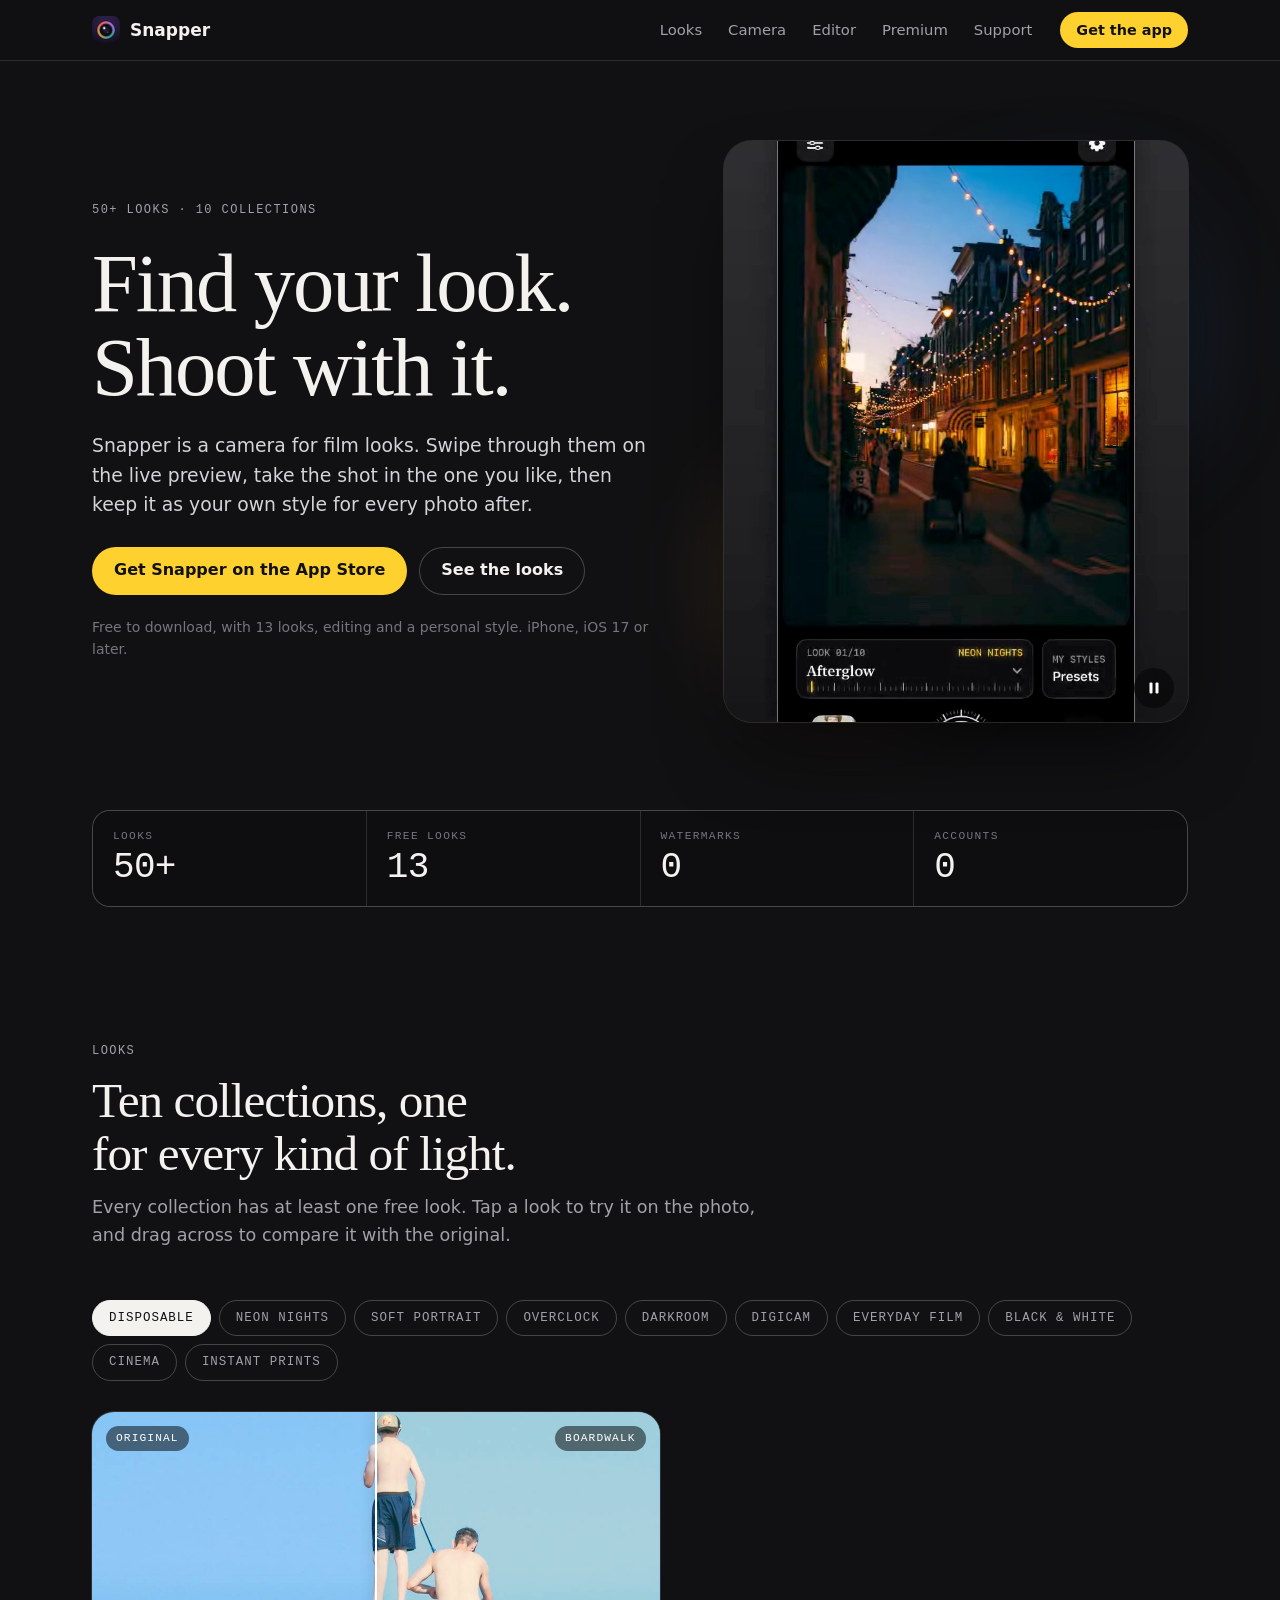
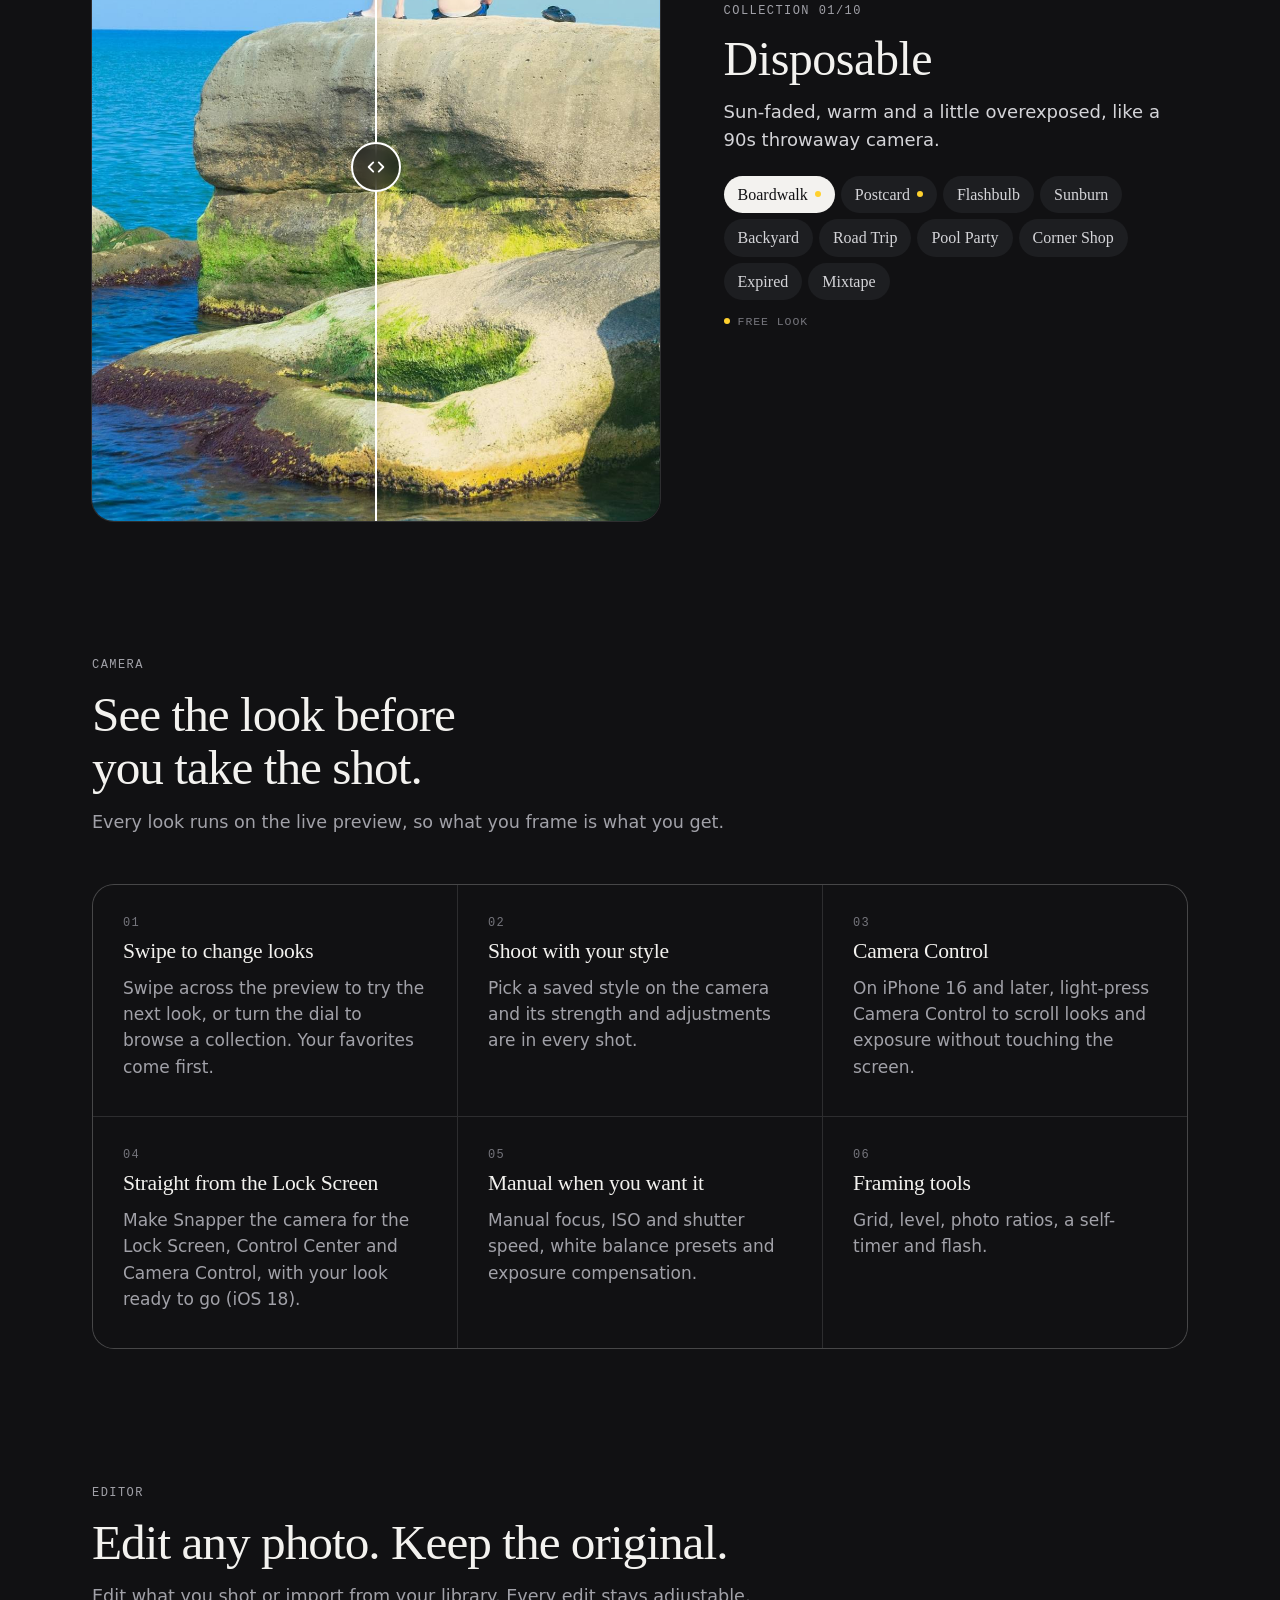
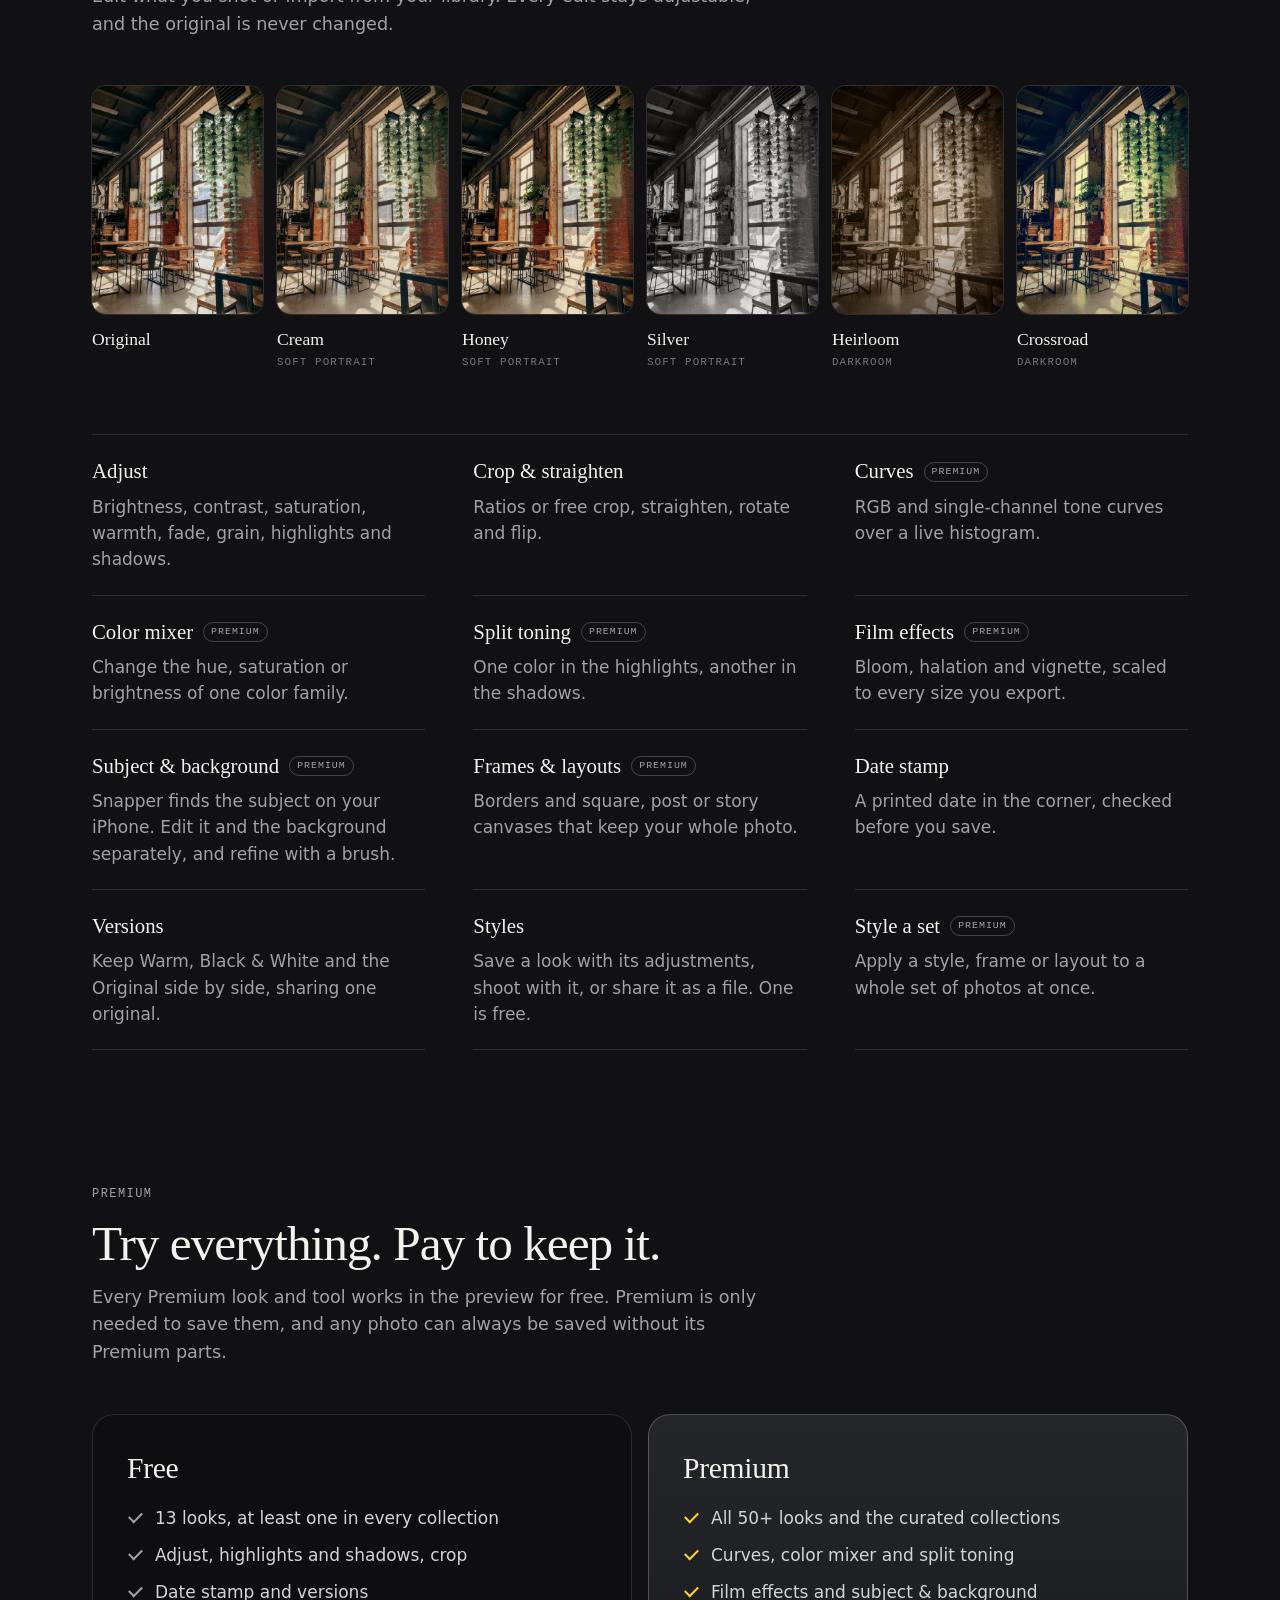
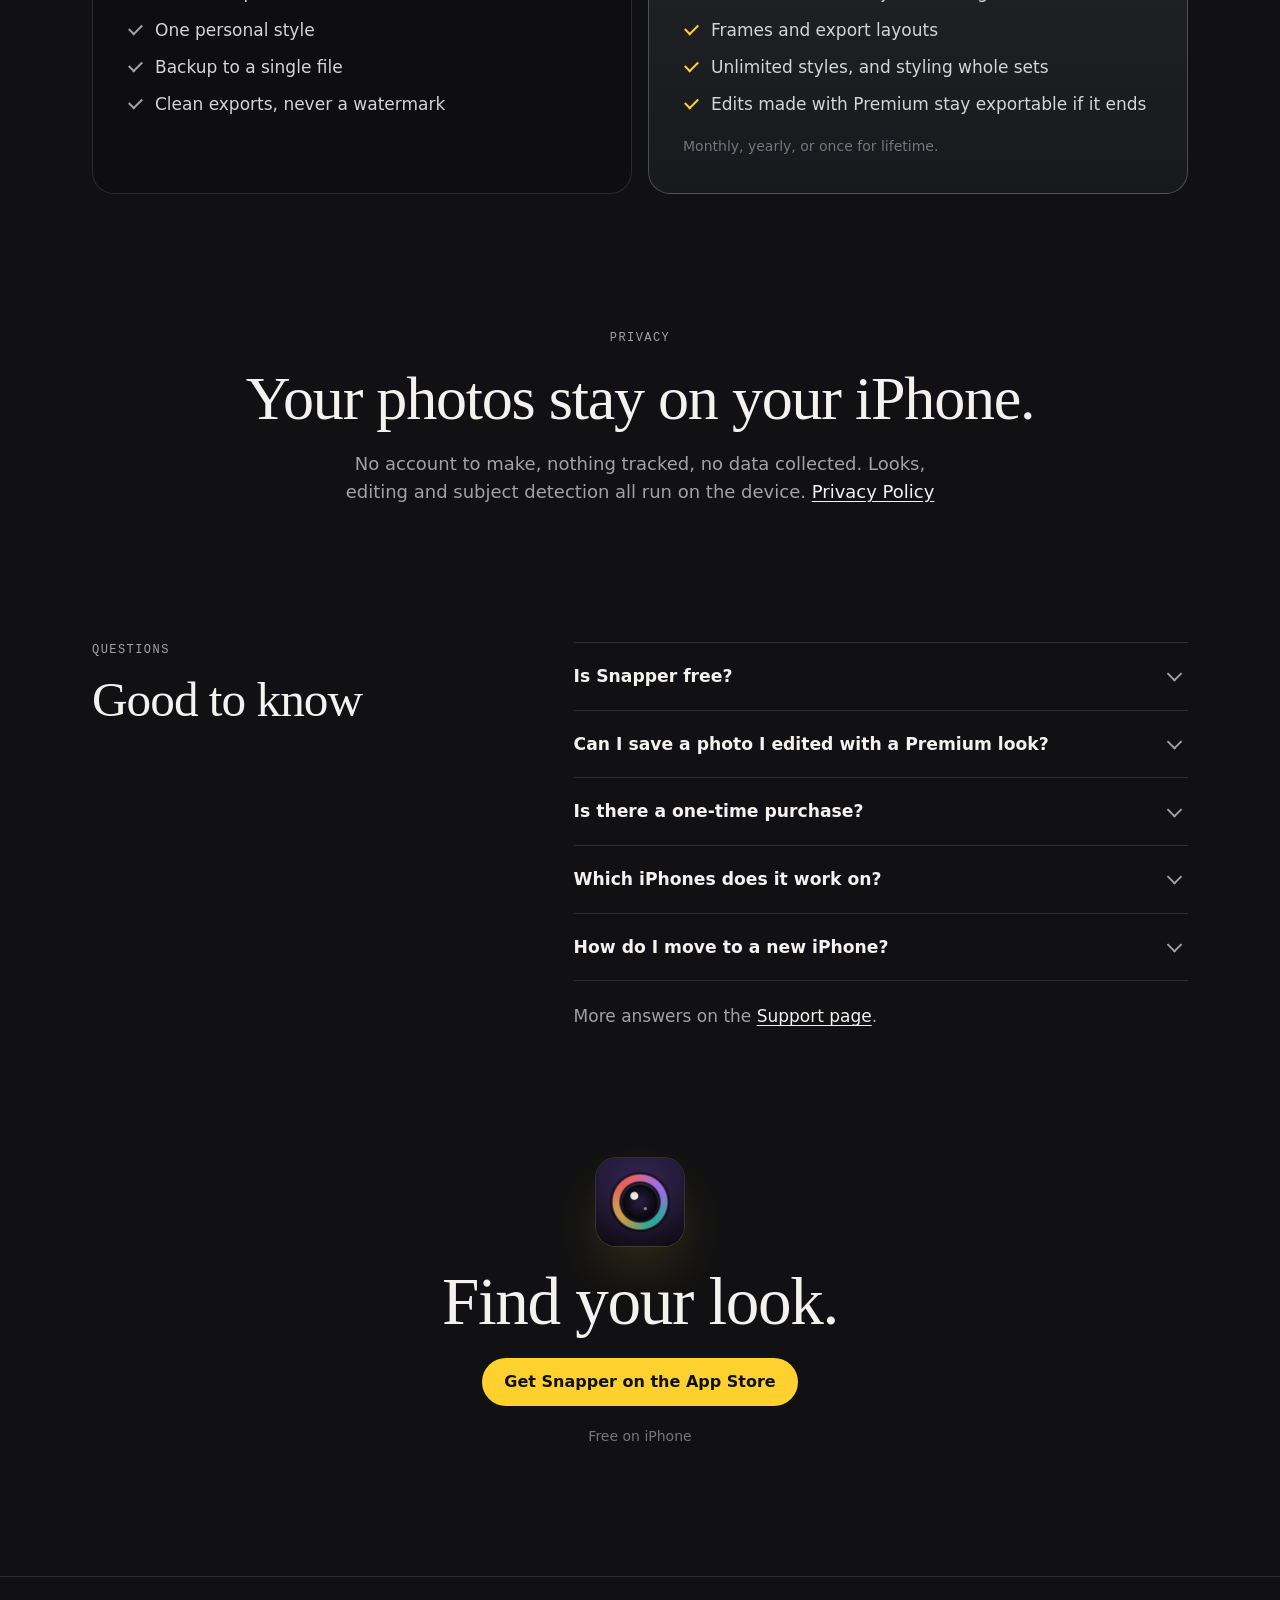
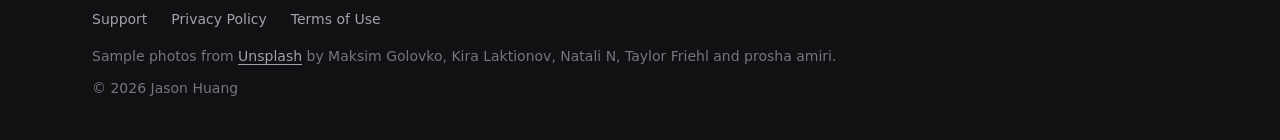
<file: docs/index.html>
<!doctype html>
<html lang="en">
<head>
  <meta charset="utf-8">
  <meta name="viewport" content="width=device-width, initial-scale=1, viewport-fit=cover">
  <title>Snapper Cam — film looks for iPhone</title>
  <meta name="description" content="Snapper Cam is a camera for film looks. Swipe through 50+ looks on the live preview, shoot with the one you like and keep it as your own style. Free on iPhone.">
  <meta name="theme-color" content="#111113">
  <meta name="color-scheme" content="dark">
  <link rel="canonical" href="https://snappercam.com/">
  <meta property="og:site_name" content="Snapper Cam">
  <meta property="og:title" content="Snapper Cam — film looks for iPhone">
  <meta property="og:description" content="Swipe through 50+ film looks on the live preview, shoot with the one you like and keep it as your own style.">
  <meta property="og:type" content="website">
  <meta property="og:url" content="https://snappercam.com/">
  <meta property="og:image" content="https://snappercam.com/assets/og-image.jpg">
  <meta property="og:image:width" content="1200">
  <meta property="og:image:height" content="630">
  <meta property="og:image:alt" content="Snapper Cam's camera showing the Afterglow look on a city street at dusk">
  <meta name="twitter:card" content="summary_large_image">
  <!-- Once the app is live, uncomment for Safari's Smart App Banner: <meta name="apple-itunes-app" content="app-id=6826104701"> -->
  <link rel="icon" href="assets/icon-64.png" type="image/png">
  <link rel="apple-touch-icon" href="assets/icon-180.png">
  <link rel="stylesheet" href="landing.css">
  <script type="application/ld+json">
  [
    {
      "@context": "https://schema.org",
      "@type": "WebSite",
      "name": "Snapper Cam",
      "url": "https://snappercam.com/"
    },
    {
      "@context": "https://schema.org",
      "@type": "MobileApplication",
      "name": "Snapper Cam",
      "description": "A camera for film looks. Swipe through 50+ looks on the live preview, shoot with the one you like and keep it as your own style.",
      "url": "https://snappercam.com/",
      "image": "https://snappercam.com/assets/og-image.jpg",
      "operatingSystem": "iOS 17 or later",
      "applicationCategory": "PhotographyApplication",
      "downloadUrl": "https://apps.apple.com/app/id6826104701",
      "offers": {
        "@type": "Offer",
        "price": "0",
        "priceCurrency": "USD"
      },
      "author": {
        "@type": "Person",
        "name": "Jason Huang"
      }
    }
  ]
  </script>
  <script>document.documentElement.classList.add("js")</script>
</head>
<body>

<header class="bar">
  <div class="wrap bar-inner">
    <a class="brand" href="./"><img src="assets/icon-64.png" alt="" width="28" height="28">Snapper</a>
    <nav class="bar-links" aria-label="Sections">
      <a href="#looks">Looks</a>
      <a href="#camera">Camera</a>
      <a href="#editor">Editor</a>
      <a href="#premium">Premium</a>
      <a href="support.html">Support</a>
    </nav>
    <a class="button small" href="https://apps.apple.com/app/id6826104701">Get the app</a>
  </div>
</header>

<main>

  <section class="hero wrap">
    <div class="hero-copy">
      <p class="readout">50+ looks · 10 collections</p>
      <h1>Find your look.<br>Shoot with it.</h1>
      <p class="lead">Snapper is a camera for film looks. Swipe through them on the live preview, take the shot in the one you like, then keep it as your own style for every photo after.</p>
      <div class="actions">
        <a class="button" href="https://apps.apple.com/app/id6826104701">Get Snapper on the App Store</a>
        <a class="button quiet" href="#looks">See the looks</a>
      </div>
      <p class="fine">Free to download, with 13 looks, editing and a personal style. iPhone, iOS 17 or later.</p>
    </div>
    <div class="hero-media">
      <div class="screen">
        <video muted loop playsinline preload="metadata" poster="assets/hero-poster.jpg"
               aria-label="Snapper's camera on a street at dusk, swiping through the Neon Nights looks">
          <source src="assets/hero.mp4" type='video/mp4; codecs="hvc1"'>
          <source src="assets/hero-h264.mp4" type="video/mp4">
        </video>
        <button class="play" type="button" aria-label="Play video" hidden>
          <svg class="icon-pause" viewBox="0 0 16 16" aria-hidden="true"><rect x="3.5" y="2.5" width="3" height="11" rx="1"/><rect x="9.5" y="2.5" width="3" height="11" rx="1"/></svg>
          <svg class="icon-play" viewBox="0 0 16 16" aria-hidden="true"><path d="M4.5 2.8v10.4a.8.8 0 0 0 1.2.7l8.4-5.2a.8.8 0 0 0 0-1.4L5.7 2.1a.8.8 0 0 0-1.2.7z"/></svg>
        </button>
      </div>
    </div>
  </section>

  <div class="wrap">
    <dl class="stats">
      <div><dt>Looks</dt><dd>50+</dd></div>
      <div><dt>Free looks</dt><dd>13</dd></div>
      <div><dt>Watermarks</dt><dd>0</dd></div>
      <div><dt>Accounts</dt><dd>0</dd></div>
    </dl>
  </div>

  <section id="looks" class="section wrap">
    <div class="section-head">
      <p class="readout">Looks</p>
      <h2>Ten collections, one for every kind of light.</h2>
      <p>Every collection has at least one free look. Tap a look to try it on the photo, and drag across to compare it with the original.</p>
    </div>

    <div class="tabs" role="tablist" aria-label="Collections">
      <button role="tab" id="tab-disposable" aria-controls="look-disposable" aria-selected="true">Disposable</button>
      <button role="tab" id="tab-neon" aria-controls="look-neon" aria-selected="false" tabindex="-1">Neon Nights</button>
      <button role="tab" id="tab-soft" aria-controls="look-soft" aria-selected="false" tabindex="-1">Soft Portrait</button>
      <button role="tab" id="tab-overclock" aria-controls="look-overclock" aria-selected="false" tabindex="-1">Overclock</button>
      <button role="tab" id="tab-darkroom" aria-controls="look-darkroom" aria-selected="false" tabindex="-1">Darkroom</button>
      <button role="tab" id="tab-digicam" aria-controls="look-digicam" aria-selected="false" tabindex="-1">Digicam</button>
      <button role="tab" id="tab-film" aria-controls="look-film" aria-selected="false" tabindex="-1">Everyday Film</button>
      <button role="tab" id="tab-mono" aria-controls="look-mono" aria-selected="false" tabindex="-1">Black &amp; White</button>
      <button role="tab" id="tab-cinema" aria-controls="look-cinema" aria-selected="false" tabindex="-1">Cinema</button>
      <button role="tab" id="tab-instantprint" aria-controls="look-instantprint" aria-selected="false" tabindex="-1">Instant Prints</button>
    </div>

    <div class="collection active" id="look-disposable" role="tabpanel" aria-labelledby="tab-disposable">
      <div class="compare">
        <img src="assets/looks/beach.jpg" alt="Two people on a mossy rock in a blue sea, unedited" width="1073" height="1620">
        <img class="after" src="assets/looks/beach-boardwalk.jpg" alt="The same photo with the Boardwalk look" width="1073" height="1620">
        <span class="tag left">Original</span><span class="tag right">Boardwalk</span>
        <input type="range" min="0" max="100" value="50" aria-label="Compare the original with Boardwalk">
      </div>
      <div class="about">
        <p class="readout">Collection 01/10</p>
        <h3>Disposable</h3>
        <p>Sun-faded, warm and a little overexposed, like a 90s throwaway camera.</p>
        <ul class="names" aria-label="Looks in Disposable">
          <li><button type="button" class="free" aria-pressed="true" data-src="assets/looks/beach-boardwalk.jpg">Boardwalk</button></li>
          <li><button type="button" class="free" aria-pressed="false" data-src="assets/looks/beach-postcard.jpg">Postcard</button></li>
          <li><button type="button" aria-pressed="false" data-src="assets/looks/beach-flashbulb.jpg">Flashbulb</button></li>
          <li><button type="button" aria-pressed="false" data-src="assets/looks/beach-sunburn.jpg">Sunburn</button></li>
          <li><button type="button" aria-pressed="false" data-src="assets/looks/beach-backyard.jpg">Backyard</button></li>
          <li><button type="button" aria-pressed="false" data-src="assets/looks/beach-roadtrip.jpg">Road Trip</button></li>
          <li><button type="button" aria-pressed="false" data-src="assets/looks/beach-poolparty.jpg">Pool Party</button></li>
          <li><button type="button" aria-pressed="false" data-src="assets/looks/beach-cornershop.jpg">Corner Shop</button></li>
          <li><button type="button" aria-pressed="false" data-src="assets/looks/beach-expired.jpg">Expired</button></li>
          <li><button type="button" aria-pressed="false" data-src="assets/looks/beach-mixtape.jpg">Mixtape</button></li>
        </ul>
        <p class="key"><span class="dot"></span>Free look</p>
      </div>
    </div>

    <div class="collection" id="look-neon" role="tabpanel" aria-labelledby="tab-neon">
      <div class="compare">
        <img src="assets/looks/night.jpg" alt="People walking down a city street at dusk under string lights, unedited" width="1076" height="1620" loading="lazy">
        <img class="after" src="assets/looks/night-bluehour.jpg" alt="The same photo with the Blue Hour look" width="1076" height="1620" loading="lazy">
        <span class="tag left">Original</span><span class="tag right">Blue Hour</span>
        <input type="range" min="0" max="100" value="50" aria-label="Compare the original with Blue Hour">
      </div>
      <div class="about">
        <p class="readout">Collection 02/10</p>
        <h3>Neon Nights</h3>
        <p>Teal shadows, warm skin and glowing signs for the city after dark.</p>
        <ul class="names" aria-label="Looks in Neon Nights">
          <li><button type="button" class="free" aria-pressed="false" data-src="assets/looks/night-afterglow.jpg">Afterglow</button></li>
          <li><button type="button" class="free" aria-pressed="false" data-src="assets/looks/night-lasttrain.jpg">Last Train</button></li>
          <li><button type="button" aria-pressed="false" data-src="assets/looks/night-neon.jpg">Neon</button></li>
          <li><button type="button" aria-pressed="false" data-src="assets/looks/night-midnight.jpg">Midnight</button></li>
          <li><button type="button" aria-pressed="false" data-src="assets/looks/night-lantern.jpg">Lantern</button></li>
          <li><button type="button" aria-pressed="false" data-src="assets/looks/night-arcade.jpg">Arcade</button></li>
          <li><button type="button" aria-pressed="true" data-src="assets/looks/night-bluehour.jpg">Blue Hour</button></li>
          <li><button type="button" aria-pressed="false" data-src="assets/looks/night-vapor.jpg">Vapor</button></li>
        </ul>
        <p class="key"><span class="dot"></span>Free look</p>
      </div>
    </div>

    <div class="collection" id="look-soft" role="tabpanel" aria-labelledby="tab-soft">
      <div class="compare">
        <img src="assets/looks/cafe.jpg" alt="A café with wooden tables and chairs, unedited" width="1080" height="1440" loading="lazy">
        <img class="after" src="assets/looks/cafe-cream.jpg" alt="The same photo with the Cream look" width="1080" height="1440" loading="lazy">
        <span class="tag left">Original</span><span class="tag right">Cream</span>
        <input type="range" min="0" max="100" value="50" aria-label="Compare the original with Cream">
      </div>
      <div class="about">
        <p class="readout">Collection 03/10</p>
        <h3>Soft Portrait</h3>
        <p>Gentle contrast, creamy highlights and skin that looks like skin.</p>
        <ul class="names" aria-label="Looks in Soft Portrait">
          <li><button type="button" class="free" aria-pressed="true" data-src="assets/looks/cafe-cream.jpg">Cream</button></li>
          <li><button type="button" class="free" aria-pressed="false" data-src="assets/looks/cafe-silver.jpg">Silver</button></li>
          <li><button type="button" aria-pressed="false" data-src="assets/looks/cafe-linen.jpg">Linen</button></li>
          <li><button type="button" aria-pressed="false" data-src="assets/looks/cafe-honey.jpg">Honey</button></li>
          <li><button type="button" aria-pressed="false" data-src="assets/looks/cafe-silk.jpg">Silk</button></li>
          <li><button type="button" aria-pressed="false" data-src="assets/looks/cafe-porcelain.jpg">Porcelain</button></li>
          <li><button type="button" aria-pressed="false" data-src="assets/looks/cafe-petal.jpg">Petal</button></li>
          <li><button type="button" aria-pressed="false" data-src="assets/looks/cafe-matte.jpg">Matte</button></li>
        </ul>
        <p class="key"><span class="dot"></span>Free look</p>
      </div>
    </div>

    <div class="collection" id="look-overclock" role="tabpanel" aria-labelledby="tab-overclock">
      <div class="compare">
        <img src="assets/looks/arcade.jpg" alt="People playing an arcade game in a dark room, unedited" width="1080" height="1440" loading="lazy">
        <img class="after" src="assets/looks/arcade-overdrive.jpg" alt="The same photo with the Overdrive look" width="1080" height="1440" loading="lazy">
        <span class="tag left">Original</span><span class="tag right">Overdrive</span>
        <input type="range" min="0" max="100" value="50" aria-label="Compare the original with Overdrive">
      </div>
      <div class="about">
        <p class="readout">Collection 04/10</p>
        <h3>Overclock</h3>
        <p>Neon glow, broken signals and chrome-edged colour from a future that never happened.</p>
        <ul class="names" aria-label="Looks in Overclock">
          <li><button type="button" aria-pressed="true" data-src="assets/looks/arcade-overdrive.jpg">Overdrive</button></li>
          <li><button type="button" aria-pressed="false" data-src="assets/looks/arcade-redline.jpg">Redline</button></li>
          <li><button type="button" class="free" aria-pressed="false" data-src="assets/looks/arcade-signal.jpg">Signal</button></li>
          <li><button type="button" aria-pressed="false" data-src="assets/looks/arcade-chrome.jpg">Chrome</button></li>
          <li><button type="button" aria-pressed="false" data-src="assets/looks/arcade-hologram.jpg">Hologram</button></li>
        </ul>
        <p class="key"><span class="dot"></span>Free look</p>
      </div>
    </div>

    <div class="collection" id="look-darkroom" role="tabpanel" aria-labelledby="tab-darkroom">
      <div class="compare">
        <img src="assets/looks/beach.jpg" alt="Two people on a mossy rock in a blue sea, unedited" width="1073" height="1620" loading="lazy">
        <img class="after" src="assets/looks/beach-leak.jpg" alt="The same photo with the Leak look" width="1073" height="1620" loading="lazy">
        <span class="tag left">Original</span><span class="tag right">Leak</span>
        <input type="range" min="0" max="100" value="50" aria-label="Compare the original with Leak">
      </div>
      <div class="about">
        <p class="readout">Collection 05/10</p>
        <h3>Darkroom</h3>
        <p>Grain, halation and faded colour from old film and shoebox prints.</p>
        <ul class="names" aria-label="Looks in Darkroom">
          <li><button type="button" aria-pressed="false" data-src="assets/looks/beach-halo.jpg">Halo</button></li>
          <li><button type="button" aria-pressed="false" data-src="assets/looks/beach-crossroad.jpg">Crossroad</button></li>
          <li><button type="button" class="free" aria-pressed="false" data-src="assets/looks/beach-instant.jpg">Instant</button></li>
          <li><button type="button" aria-pressed="true" data-src="assets/looks/beach-leak.jpg">Leak</button></li>
          <li><button type="button" aria-pressed="false" data-src="assets/looks/beach-grit.jpg">Grit</button></li>
          <li><button type="button" aria-pressed="false" data-src="assets/looks/beach-heirloom.jpg">Heirloom</button></li>
        </ul>
        <p class="key"><span class="dot"></span>Free look</p>
      </div>
    </div>

    <div class="collection" id="look-digicam" role="tabpanel" aria-labelledby="tab-digicam">
      <div class="compare">
        <img src="assets/looks/cake.jpg" alt="A cake with lit candles, unedited" width="1080" height="1620" loading="lazy">
        <img class="after" src="assets/looks/cake-afterparty.jpg" alt="The same photo with the Afterparty look" width="1080" height="1620" loading="lazy">
        <span class="tag left">Original</span><span class="tag right">Afterparty</span>
        <input type="range" min="0" max="100" value="50" aria-label="Compare the original with Afterparty">
      </div>
      <div class="about">
        <p class="readout">Collection 06/10</p>
        <h3>Digicam</h3>
        <p>Harsh flash, cool skin and crunchy pixels from a 2000s pocket camera.</p>
        <ul class="names" aria-label="Looks in Digicam">
          <li><button type="button" class="free" aria-pressed="false" data-src="assets/looks/cake-pocket.jpg">Pocket</button></li>
          <li><button type="button" aria-pressed="true" data-src="assets/looks/cake-afterparty.jpg">Afterparty</button></li>
          <li><button type="button" aria-pressed="false" data-src="assets/looks/cake-y2k.jpg">Y2K</button></li>
          <li><button type="button" aria-pressed="false" data-src="assets/looks/cake-memorycard.jpg">Memory Card</button></li>
          <li><button type="button" aria-pressed="false" data-src="assets/looks/cake-fluoro.jpg">Fluoro</button></li>
          <li><button type="button" aria-pressed="false" data-src="assets/looks/cake-lowbatt.jpg">Low Batt</button></li>
          <li><button type="button" aria-pressed="false" data-src="assets/looks/cake-mall.jpg">Mall</button></li>
          <li><button type="button" aria-pressed="false" data-src="assets/looks/cake-pixelpop.jpg">Pixel Pop</button></li>
        </ul>
        <p class="key"><span class="dot"></span>Free look</p>
      </div>
    </div>

    <div class="collection" id="look-film" role="tabpanel" aria-labelledby="tab-film">
      <div class="compare">
        <img src="assets/looks/beach.jpg" alt="Two people on a mossy rock in a blue sea, unedited" width="1073" height="1620" loading="lazy">
        <img class="after" src="assets/looks/beach-sundial.jpg" alt="The same photo with the Sundial look" width="1073" height="1620" loading="lazy">
        <span class="tag left">Original</span><span class="tag right">Sundial</span>
        <input type="range" min="0" max="100" value="50" aria-label="Compare the original with Sundial">
      </div>
      <div class="about">
        <p class="readout">Collection 07/10</p>
        <h3>Everyday Film</h3>
        <p>Natural negative-film color for travel, faces, food and everyday light.</p>
        <ul class="names" aria-label="Looks in Everyday Film">
          <li><button type="button" aria-pressed="true" data-src="assets/looks/beach-sundial.jpg">Sundial</button></li>
          <li><button type="button" aria-pressed="false" data-src="assets/looks/beach-evergreen.jpg">Evergreen</button></li>
          <li><button type="button" aria-pressed="false" data-src="assets/looks/beach-terracotta.jpg">Terracotta</button></li>
          <li><button type="button" class="free" aria-pressed="false" data-src="assets/looks/beach-sunday.jpg">Sunday</button></li>
          <li><button type="button" aria-pressed="false" data-src="assets/looks/beach-alpine.jpg">Alpine</button></li>
          <li><button type="button" aria-pressed="false" data-src="assets/looks/beach-amber100.jpg">Amber 100</button></li>
          <li><button type="button" aria-pressed="false" data-src="assets/looks/beach-coast.jpg">Coast</button></li>
          <li><button type="button" aria-pressed="false" data-src="assets/looks/beach-travelogue.jpg">Travelogue</button></li>
        </ul>
        <p class="key"><span class="dot"></span>Free look</p>
      </div>
    </div>
    <div class="collection" id="look-mono" role="tabpanel" aria-labelledby="tab-mono">
      <div class="compare">
        <img src="assets/looks/cafe.jpg" alt="A café with wooden tables and chairs, unedited" width="1080" height="1440" loading="lazy">
        <img class="after" src="assets/looks/cafe-noir.jpg" alt="The same photo with the Noir look" width="1080" height="1440" loading="lazy">
        <span class="tag left">Original</span><span class="tag right">Noir</span>
        <input type="range" min="0" max="100" value="50" aria-label="Compare the original with Noir">
      </div>
      <div class="about">
        <p class="readout">Collection 08/10</p>
        <h3>Black &amp; White</h3>
        <p>From gentle silver tones to graphic street contrast.</p>
        <ul class="names" aria-label="Looks in Black &amp; White">
          <li><button type="button" class="free" aria-pressed="false" data-src="assets/looks/cafe-graphite.jpg">Graphite</button></li>
          <li><button type="button" aria-pressed="true" data-src="assets/looks/cafe-noir.jpg">Noir</button></li>
          <li><button type="button" aria-pressed="false" data-src="assets/looks/cafe-chalk.jpg">Chalk</button></li>
          <li><button type="button" aria-pressed="false" data-src="assets/looks/cafe-platinum.jpg">Platinum</button></li>
          <li><button type="button" aria-pressed="false" data-src="assets/looks/cafe-blueprint.jpg">Blueprint</button></li>
        </ul>
        <p class="key"><span class="dot"></span>Free look</p>
      </div>
    </div>
    <div class="collection" id="look-cinema" role="tabpanel" aria-labelledby="tab-cinema">
      <div class="compare">
        <img src="assets/looks/night.jpg" alt="People walking down a city street at dusk under string lights, unedited" width="1076" height="1620" loading="lazy">
        <img class="after" src="assets/looks/night-daybreak.jpg" alt="The same photo with the Daybreak look" width="1076" height="1620" loading="lazy">
        <span class="tag left">Original</span><span class="tag right">Daybreak</span>
        <input type="range" min="0" max="100" value="50" aria-label="Compare the original with Daybreak">
      </div>
      <div class="about">
        <p class="readout">Collection 09/10</p>
        <h3>Cinema</h3>
        <p>Daylight, interiors and landscapes with a cinematic color palette.</p>
        <ul class="names" aria-label="Looks in Cinema">
          <li><button type="button" class="free" aria-pressed="true" data-src="assets/looks/night-daybreak.jpg">Daybreak</button></li>
          <li><button type="button" aria-pressed="false" data-src="assets/looks/night-raincheck.jpg">Rain Check</button></li>
          <li><button type="button" aria-pressed="false" data-src="assets/looks/night-velvet.jpg">Velvet</button></li>
          <li><button type="button" aria-pressed="false" data-src="assets/looks/night-copper.jpg">Copper</button></li>
          <li><button type="button" aria-pressed="false" data-src="assets/looks/night-reel.jpg">Reel</button></li>
        </ul>
        <p class="key"><span class="dot"></span>Free look</p>
      </div>
    </div>
    <div class="collection" id="look-instantprint" role="tabpanel" aria-labelledby="tab-instantprint">
      <div class="compare">
        <img src="assets/looks/cafe.jpg" alt="A café with wooden tables and chairs, unedited" width="1080" height="1440" loading="lazy">
        <img class="after" src="assets/looks/cafe-pastel.jpg" alt="The same photo with the Pastel look" width="1080" height="1440" loading="lazy">
        <span class="tag left">Original</span><span class="tag right">Pastel</span>
        <input type="range" min="0" max="100" value="50" aria-label="Compare the original with Pastel">
      </div>
      <div class="about">
        <p class="readout">Collection 10/10</p>
        <h3>Instant Prints</h3>
        <p>Creamy paper whites, pastel color and the feel of a keepsake print.</p>
        <ul class="names" aria-label="Looks in Instant Prints">
          <li><button type="button" class="free" aria-pressed="false" data-src="assets/looks/cafe-peel.jpg">Peel</button></li>
          <li><button type="button" aria-pressed="true" data-src="assets/looks/cafe-pastel.jpg">Pastel</button></li>
          <li><button type="button" aria-pressed="false" data-src="assets/looks/cafe-keepsake.jpg">Keepsake</button></li>
          <li><button type="button" aria-pressed="false" data-src="assets/looks/cafe-mintprint.jpg">Mint Print</button></li>
          <li><button type="button" aria-pressed="false" data-src="assets/looks/cafe-roseprint.jpg">Rose Print</button></li>
          <li><button type="button" aria-pressed="false" data-src="assets/looks/cafe-fadedpaper.jpg">Faded Paper</button></li>
        </ul>
        <p class="key"><span class="dot"></span>Free look</p>
      </div>
    </div>
  </section>

  <section id="camera" class="section wrap">
    <div class="section-head">
      <p class="readout">Camera</p>
      <h2>See the look before you take the shot.</h2>
      <p>Every look runs on the live preview, so what you frame is what you get.</p>
    </div>
    <ol class="features">
      <li><h3>Swipe to change looks</h3><p>Swipe across the preview to try the next look, or turn the dial to browse a collection. Your favorites come first.</p></li>
      <li><h3>Shoot with your style</h3><p>Pick a saved style on the camera and its strength and adjustments are in every shot.</p></li>
      <li><h3>Camera Control</h3><p>On iPhone 16 and later, light-press Camera Control to scroll looks and exposure without touching the screen.</p></li>
      <li><h3>Straight from the Lock Screen</h3><p>Make Snapper the camera for the Lock Screen, Control Center and Camera Control, with your look ready to go (iOS 18).</p></li>
      <li><h3>Manual when you want it</h3><p>Manual focus, ISO and shutter speed, white balance presets and exposure compensation.</p></li>
      <li><h3>Framing tools</h3><p>Grid, level, photo ratios, a self-timer and flash.</p></li>
    </ol>
  </section>

  <section id="editor" class="section wrap">
    <div class="section-head">
      <p class="readout">Editor</p>
      <h2>Edit any photo. Keep the original.</h2>
      <p>Edit what you shot or import from your library. Every edit stays adjustable, and the original is never changed.</p>
    </div>
    <ul class="strip" aria-label="One photo in six looks">
      <li><img src="assets/looks/strip/cafe-original.jpg" alt="" width="480" height="640" loading="lazy"><span>Original</span></li>
      <li><img src="assets/looks/strip/cafe-cream.jpg" alt="" width="480" height="640" loading="lazy"><span>Cream</span><small>Soft Portrait</small></li>
      <li><img src="assets/looks/strip/cafe-honey.jpg" alt="" width="480" height="640" loading="lazy"><span>Honey</span><small>Soft Portrait</small></li>
      <li><img src="assets/looks/strip/cafe-silver.jpg" alt="" width="480" height="640" loading="lazy"><span>Silver</span><small>Soft Portrait</small></li>
      <li><img src="assets/looks/strip/cafe-heirloom.jpg" alt="" width="480" height="640" loading="lazy"><span>Heirloom</span><small>Darkroom</small></li>
      <li><img src="assets/looks/strip/cafe-crossroad.jpg" alt="" width="480" height="640" loading="lazy"><span>Crossroad</span><small>Darkroom</small></li>
    </ul>
    <dl class="tools">
      <div><dt>Adjust</dt><dd>Brightness, contrast, saturation, warmth, fade, grain, highlights and shadows.</dd></div>
      <div><dt>Crop &amp; straighten</dt><dd>Ratios or free crop, straighten, rotate and flip.</dd></div>
      <div><dt>Curves <span class="pro">Premium</span></dt><dd>RGB and single-channel tone curves over a live histogram.</dd></div>
      <div><dt>Color mixer <span class="pro">Premium</span></dt><dd>Change the hue, saturation or brightness of one color family.</dd></div>
      <div><dt>Split toning <span class="pro">Premium</span></dt><dd>One color in the highlights, another in the shadows.</dd></div>
      <div><dt>Film effects <span class="pro">Premium</span></dt><dd>Bloom, halation and vignette, scaled to every size you export.</dd></div>
      <div><dt>Subject &amp; background <span class="pro">Premium</span></dt><dd>Snapper finds the subject on your iPhone. Edit it and the background separately, and refine with a brush.</dd></div>
      <div><dt>Frames &amp; layouts <span class="pro">Premium</span></dt><dd>Borders and square, post or story canvases that keep your whole photo.</dd></div>
      <div><dt>Date stamp</dt><dd>A printed date in the corner, checked before you save.</dd></div>
      <div><dt>Versions</dt><dd>Keep Warm, Black &amp; White and the Original side by side, sharing one original.</dd></div>
      <div><dt>Styles</dt><dd>Save a look with its adjustments, shoot with it, or share it as a file. One is free.</dd></div>
      <div><dt>Style a set <span class="pro">Premium</span></dt><dd>Apply a style, frame or layout to a whole set of photos at once.</dd></div>
    </dl>
  </section>

  <section id="premium" class="section wrap">
    <div class="section-head">
      <p class="readout">Premium</p>
      <h2>Try everything. Pay to keep it.</h2>
      <p>Every Premium look and tool works in the preview for free. Premium is only needed to save them, and any photo can always be saved without its Premium parts.</p>
    </div>
    <div class="plans">
      <div class="plan">
        <h3>Free</h3>
        <ul>
          <li>13 looks, at least one in every collection</li>
          <li>Adjust, highlights and shadows, crop</li>
          <li>Date stamp and versions</li>
          <li>One personal style</li>
          <li>Backup to a single file</li>
          <li>Clean exports, never a watermark</li>
        </ul>
      </div>
      <div class="plan featured">
        <h3>Premium</h3>
        <ul>
          <li>All 50+ looks and the curated collections</li>
          <li>Curves, color mixer and split toning</li>
          <li>Film effects and subject &amp; background</li>
          <li>Frames and export layouts</li>
          <li>Unlimited styles, and styling whole sets</li>
          <li>Edits made with Premium stay exportable if it ends</li>
        </ul>
        <p class="fine">Monthly, yearly, or once for lifetime.</p>
      </div>
    </div>
  </section>

  <section id="privacy" class="section wrap privacy">
    <p class="readout">Privacy</p>
    <h2>Your photos stay on your iPhone.</h2>
    <p>No account to make, nothing tracked, no data collected. Looks, editing and subject detection all run on the device. <a href="privacy.html">Privacy Policy</a></p>
  </section>

  <section id="faq" class="section wrap">
    <div class="section-head">
      <p class="readout">Questions</p>
      <h2>Good to know</h2>
    </div>
    <div class="faq">
      <details>
        <summary>Is Snapper free?</summary>
        <p>Yes. It's free to download, with 13 looks, editing, the date stamp, one personal style and watermark-free exports. Premium adds every look and tool.</p>
      </details>
      <details>
        <summary>Can I save a photo I edited with a Premium look?</summary>
        <p>With Premium, yes. Without it, tap Save Without in the editor to save the photo free without its Premium parts. Snapper keeps your full edit.</p>
      </details>
      <details>
        <summary>Is there a one-time purchase?</summary>
        <p>Yes. Lifetime is paid once, never renews and covers all current and future looks and tools.</p>
      </details>
      <details>
        <summary>Which iPhones does it work on?</summary>
        <p>Any iPhone with iOS 17 or later. The Lock Screen camera and Control Center button need iOS 18, and Camera Control needs iPhone 16 or later.</p>
      </details>
      <details>
        <summary>How do I move to a new iPhone?</summary>
        <p>Settings › Backup makes one file with every original, edit, version and style. Open it in Snapper on the new iPhone.</p>
      </details>
    </div>
    <p class="more">More answers on the <a href="support.html">Support page</a>.</p>
  </section>

  <section class="cta wrap">
    <img src="assets/icon-180.png" alt="" width="88" height="88" loading="lazy">
    <h2>Find your look.</h2>
    <a class="button" href="https://apps.apple.com/app/id6826104701">Get Snapper on the App Store</a>
    <p class="fine">Free on iPhone</p>
  </section>

</main>

<footer class="foot">
  <div class="wrap foot-inner">
    <nav aria-label="Pages">
      <a href="support.html">Support</a>
      <a href="privacy.html">Privacy Policy</a>
      <a href="terms.html">Terms of Use</a>
    </nav>
    <p>Sample photos from <a href="https://unsplash.com">Unsplash</a> by Maksim Golovko, Kira Laktionov, Natali N, Taylor Friehl and prosha amiri.</p>
    <p>© 2026 Jason Huang</p>
  </div>
</footer>

<script src="site.js" defer></script>
</body>
</html>
</file>
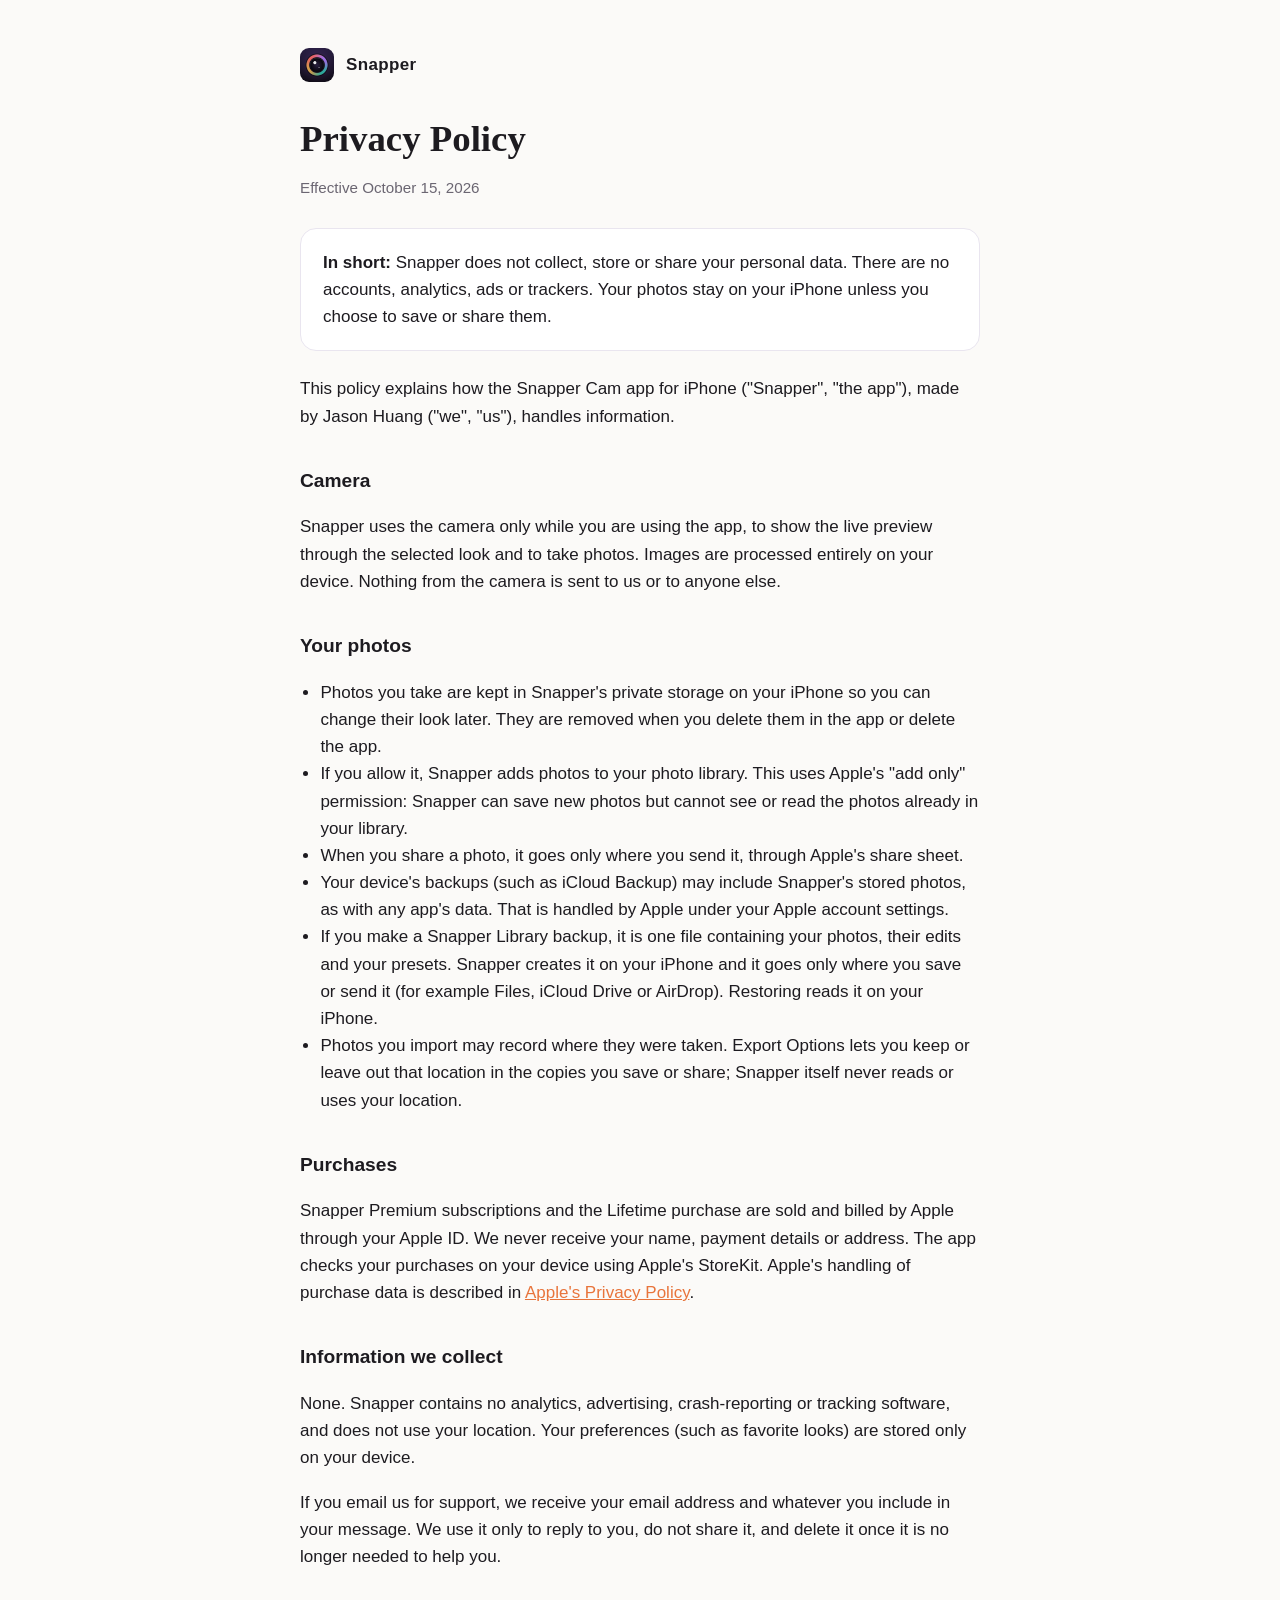
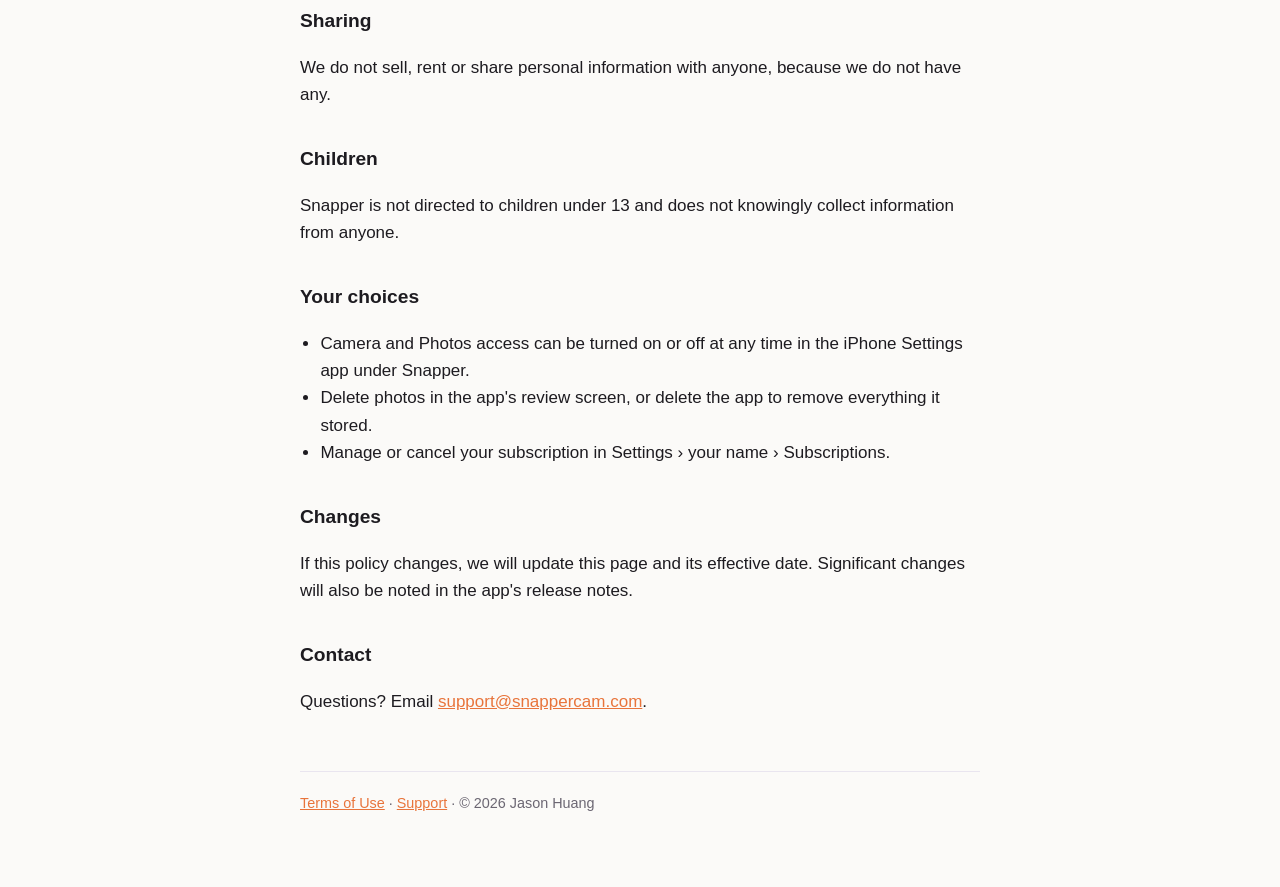
<file: docs/privacy.html>
<!doctype html>
<html lang="en">
<head>
  <meta charset="utf-8">
  <meta name="viewport" content="width=device-width, initial-scale=1">
  <title>Privacy Policy — Snapper Cam</title>
  <meta name="description" content="How Snapper Cam handles your information: no account, no tracking and no data collected. Looks, editing and subject detection run on your iPhone.">
  <link rel="canonical" href="https://snappercam.com/privacy.html">
  <meta property="og:site_name" content="Snapper Cam">
  <meta property="og:title" content="Privacy Policy — Snapper Cam">
  <meta property="og:description" content="How Snapper Cam handles your information: no account, no tracking and no data collected. Looks, editing and subject detection run on your iPhone.">
  <meta property="og:type" content="website">
  <meta property="og:url" content="https://snappercam.com/privacy.html">
  <meta property="og:image" content="https://snappercam.com/assets/og-image.jpg">
  <meta property="og:image:width" content="1200">
  <meta property="og:image:height" content="630">
  <meta property="og:image:alt" content="Snapper Cam's camera showing the Afterglow look on a city street at dusk">
  <meta name="twitter:card" content="summary_large_image">
  <link rel="icon" href="assets/icon-64.png" type="image/png">
  <link rel="apple-touch-icon" href="assets/icon-180.png">
  <link rel="stylesheet" href="style.css">
</head>
<body>
<main>
  <header class="site"><span class="mark" aria-hidden="true"></span><a href="./">Snapper</a></header>
  <h1>Privacy Policy</h1>
  <p class="updated">Effective October 15, 2026</p>

  <div class="card">
    <strong>In short:</strong> Snapper does not collect, store or share your personal data. There are no accounts, analytics, ads or trackers. Your photos stay on your iPhone unless you choose to save or share them.
  </div>

  <p>This policy explains how the Snapper Cam app for iPhone ("Snapper", "the app"), made by Jason Huang ("we", "us"), handles information.</p>

  <h2>Camera</h2>
  <p>Snapper uses the camera only while you are using the app, to show the live preview through the selected look and to take photos. Images are processed entirely on your device. Nothing from the camera is sent to us or to anyone else.</p>

  <h2>Your photos</h2>
  <ul>
    <li>Photos you take are kept in Snapper's private storage on your iPhone so you can change their look later. They are removed when you delete them in the app or delete the app.</li>
    <li>If you allow it, Snapper adds photos to your photo library. This uses Apple's "add only" permission: Snapper can save new photos but cannot see or read the photos already in your library.</li>
    <li>When you share a photo, it goes only where you send it, through Apple's share sheet.</li>
    <li>Your device's backups (such as iCloud Backup) may include Snapper's stored photos, as with any app's data. That is handled by Apple under your Apple account settings.</li>
    <li>If you make a Snapper Library backup, it is one file containing your photos, their edits and your presets. Snapper creates it on your iPhone and it goes only where you save or send it (for example Files, iCloud Drive or AirDrop). Restoring reads it on your iPhone.</li>
    <li>Photos you import may record where they were taken. Export Options lets you keep or leave out that location in the copies you save or share; Snapper itself never reads or uses your location.</li>
  </ul>

  <h2>Purchases</h2>
  <p>Snapper Premium subscriptions and the Lifetime purchase are sold and billed by Apple through your Apple ID. We never receive your name, payment details or address. The app checks your purchases on your device using Apple's StoreKit. Apple's handling of purchase data is described in <a href="https://www.apple.com/legal/privacy/">Apple's Privacy Policy</a>.</p>

  <h2>Information we collect</h2>
  <p>None. Snapper contains no analytics, advertising, crash-reporting or tracking software, and does not use your location. Your preferences (such as favorite looks) are stored only on your device.</p>
  <p>If you email us for support, we receive your email address and whatever you include in your message. We use it only to reply to you, do not share it, and delete it once it is no longer needed to help you.</p>

  <h2>Sharing</h2>
  <p>We do not sell, rent or share personal information with anyone, because we do not have any.</p>

  <h2>Children</h2>
  <p>Snapper is not directed to children under 13 and does not knowingly collect information from anyone.</p>

  <h2>Your choices</h2>
  <ul>
    <li>Camera and Photos access can be turned on or off at any time in the iPhone Settings app under Snapper.</li>
    <li>Delete photos in the app's review screen, or delete the app to remove everything it stored.</li>
    <li>Manage or cancel your subscription in Settings &rsaquo; your name &rsaquo; Subscriptions.</li>
  </ul>

  <h2>Changes</h2>
  <p>If this policy changes, we will update this page and its effective date. Significant changes will also be noted in the app's release notes.</p>

  <h2>Contact</h2>
  <p>Questions? Email <a href="mailto:support@snappercam.com">support@snappercam.com</a>.</p>

  <footer><a href="terms.html">Terms of Use</a> · <a href="support.html">Support</a> · © 2026 Jason Huang</footer>
</main>
</body>
</html>
</file>
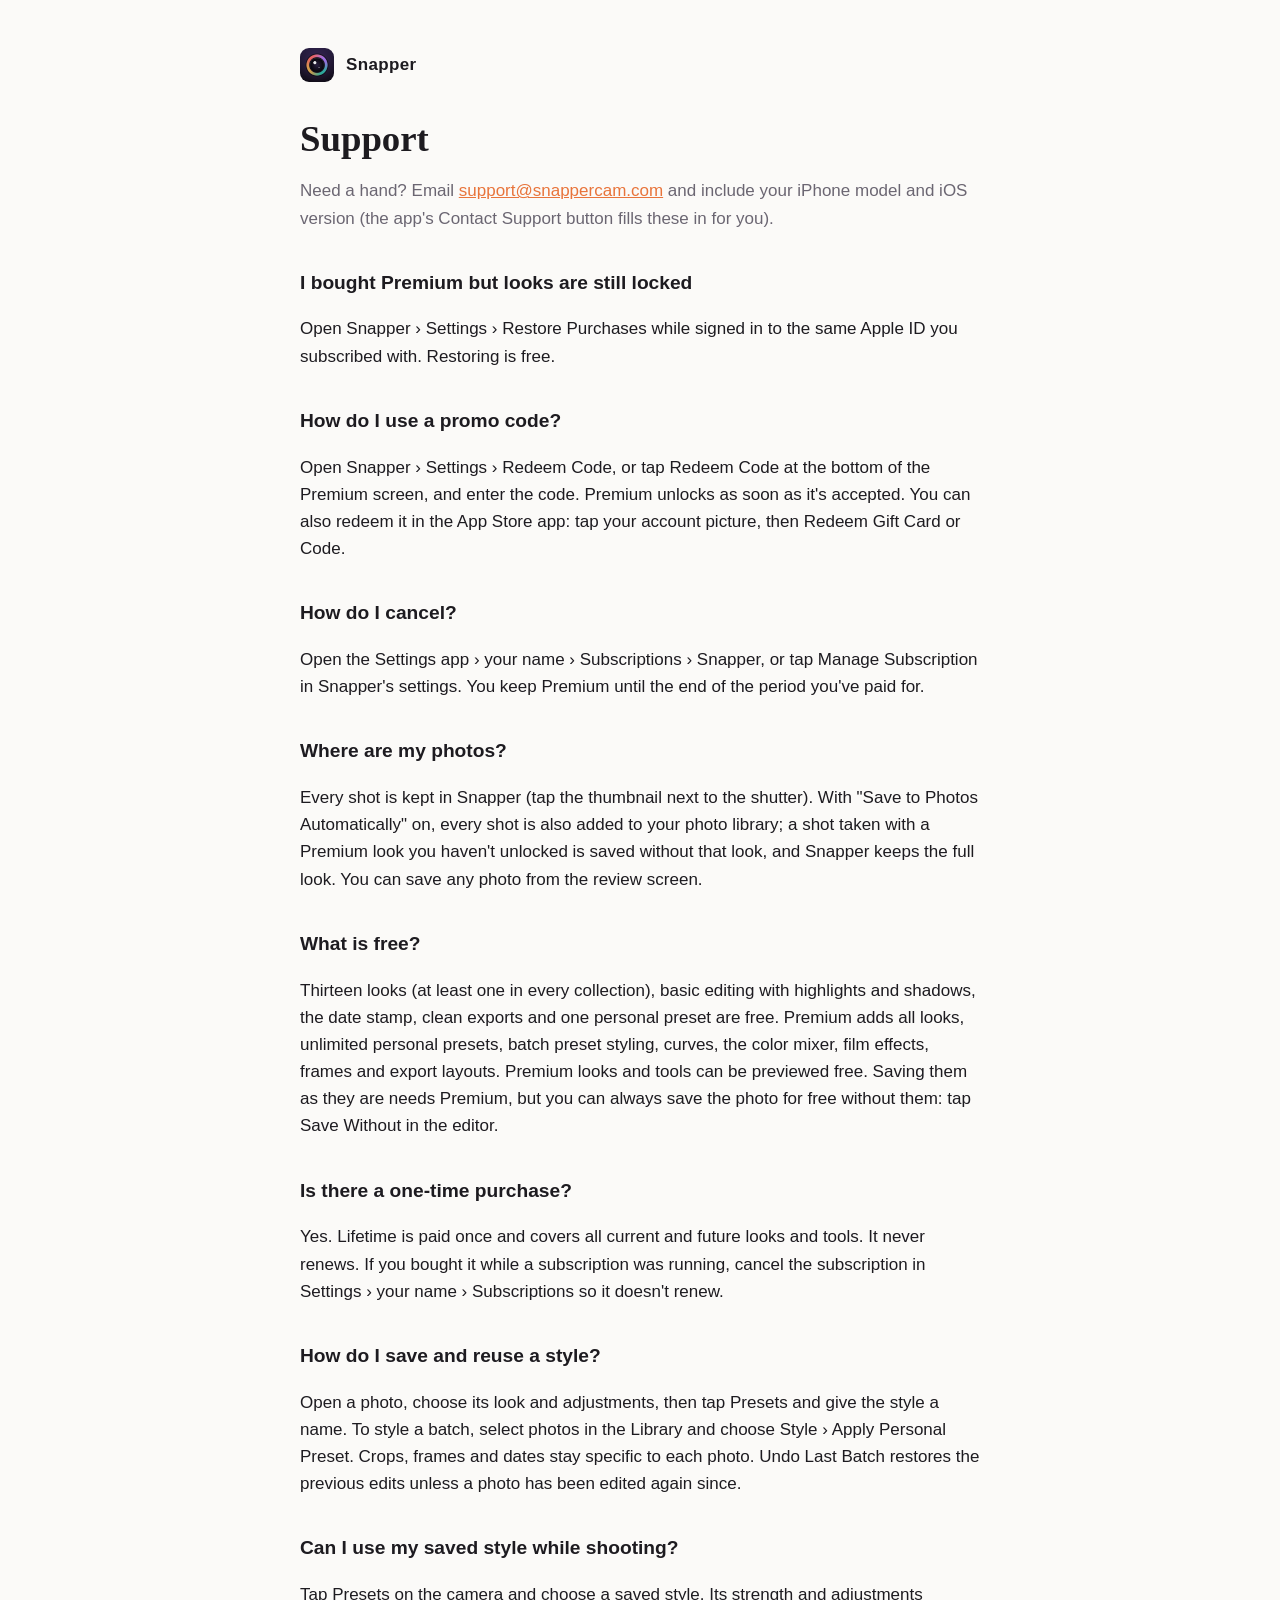
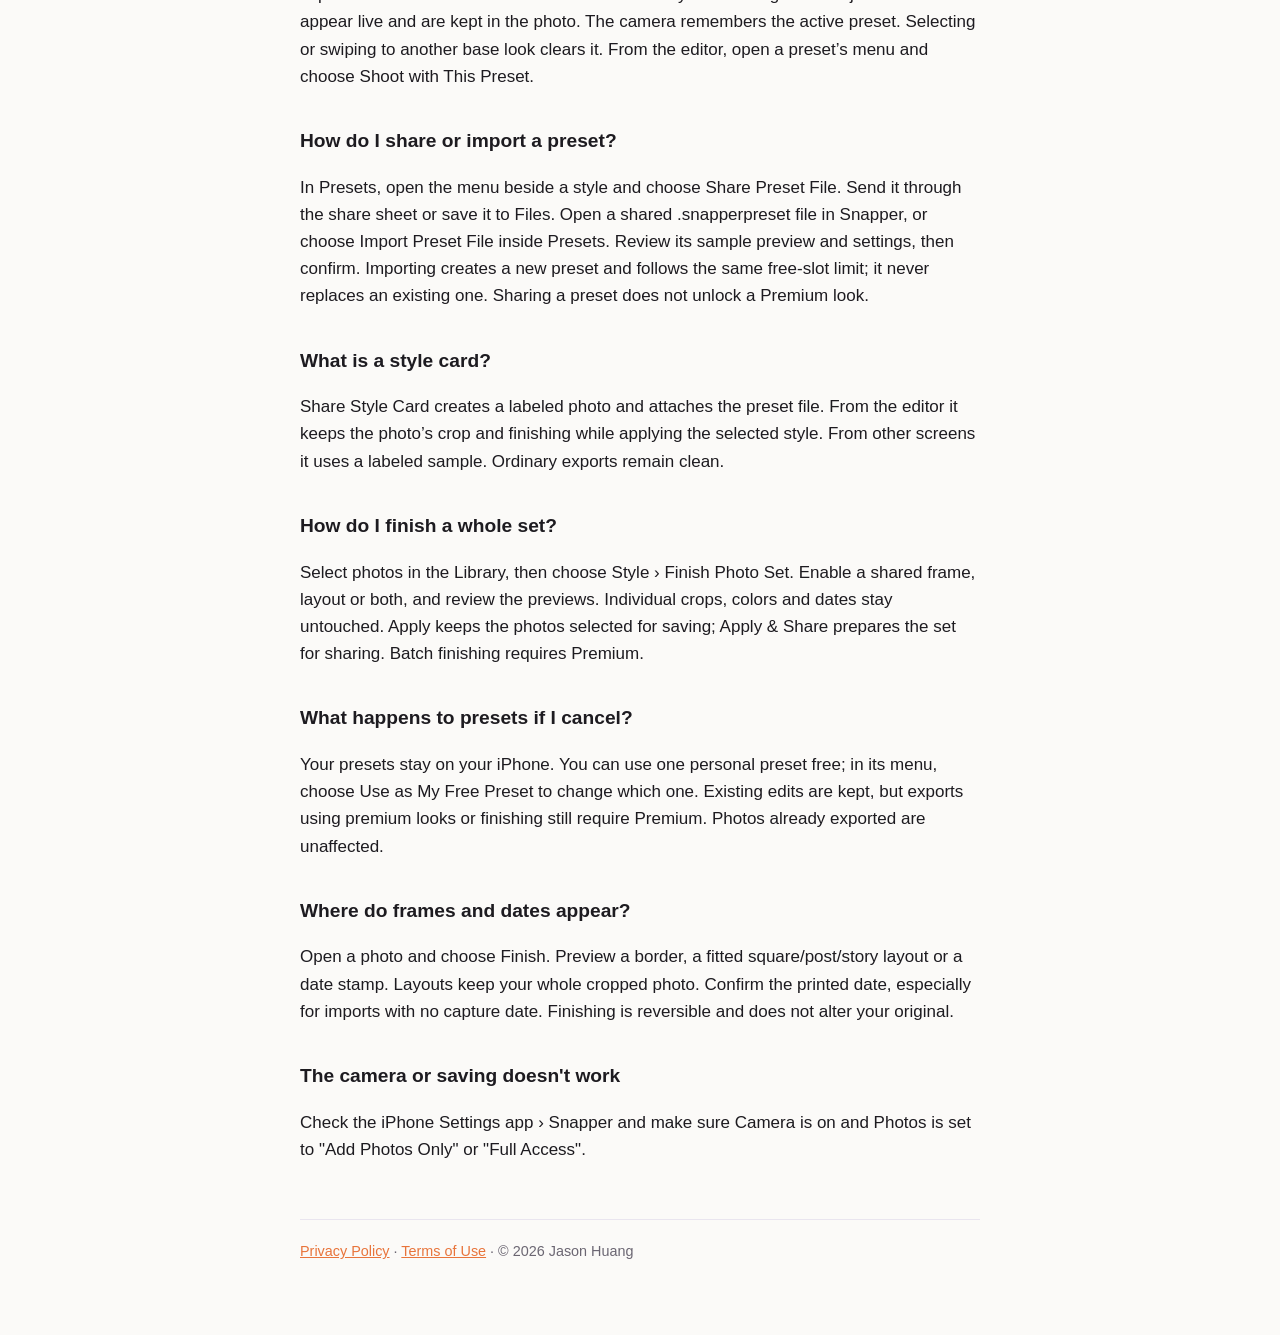
<file: docs/support.html>
<!doctype html>
<html lang="en">
<head>
  <meta charset="utf-8">
  <meta name="viewport" content="width=device-width, initial-scale=1">
  <title>Support — Snapper Cam</title>
  <meta name="description" content="Help with Snapper Cam: restoring Premium, promo codes, cancelling, saving and sharing styles, frames and dates, and how to contact support.">
  <link rel="canonical" href="https://snappercam.com/support.html">
  <meta property="og:site_name" content="Snapper Cam">
  <meta property="og:title" content="Support — Snapper Cam">
  <meta property="og:description" content="Help with Snapper Cam: restoring Premium, promo codes, cancelling, saving and sharing styles, frames and dates, and how to contact support.">
  <meta property="og:type" content="website">
  <meta property="og:url" content="https://snappercam.com/support.html">
  <meta property="og:image" content="https://snappercam.com/assets/og-image.jpg">
  <meta property="og:image:width" content="1200">
  <meta property="og:image:height" content="630">
  <meta property="og:image:alt" content="Snapper Cam's camera showing the Afterglow look on a city street at dusk">
  <meta name="twitter:card" content="summary_large_image">
  <link rel="icon" href="assets/icon-64.png" type="image/png">
  <link rel="apple-touch-icon" href="assets/icon-180.png">
  <link rel="stylesheet" href="style.css">
</head>
<body>
<main>
  <header class="site"><span class="mark" aria-hidden="true"></span><a href="./">Snapper</a></header>
  <h1>Support</h1>
  <p class="muted">Need a hand? Email <a href="mailto:support@snappercam.com">support@snappercam.com</a> and include your iPhone model and iOS version (the app's Contact Support button fills these in for you).</p>

  <h2>I bought Premium but looks are still locked</h2>
  <p>Open Snapper › Settings › Restore Purchases while signed in to the same Apple ID you subscribed with. Restoring is free.</p>

  <h2>How do I use a promo code?</h2>
  <p>Open Snapper › Settings › Redeem Code, or tap Redeem Code at the bottom of the Premium screen, and enter the code. Premium unlocks as soon as it's accepted. You can also redeem it in the App Store app: tap your account picture, then Redeem Gift Card or Code.</p>

  <h2>How do I cancel?</h2>
  <p>Open the Settings app › your name › Subscriptions › Snapper, or tap Manage Subscription in Snapper's settings. You keep Premium until the end of the period you've paid for.</p>

  <h2>Where are my photos?</h2>
  <p>Every shot is kept in Snapper (tap the thumbnail next to the shutter). With "Save to Photos Automatically" on, every shot is also added to your photo library; a shot taken with a Premium look you haven't unlocked is saved without that look, and Snapper keeps the full look. You can save any photo from the review screen.</p>

  <h2>What is free?</h2>
  <p>Thirteen looks (at least one in every collection), basic editing with highlights and shadows, the date stamp, clean exports and one personal preset are free. Premium adds all looks, unlimited personal presets, batch preset styling, curves, the color mixer, film effects, frames and export layouts. Premium looks and tools can be previewed free. Saving them as they are needs Premium, but you can always save the photo for free without them: tap Save Without in the editor.</p>

  <h2>Is there a one-time purchase?</h2>
  <p>Yes. Lifetime is paid once and covers all current and future looks and tools. It never renews. If you bought it while a subscription was running, cancel the subscription in Settings &rsaquo; your name &rsaquo; Subscriptions so it doesn't renew.</p>

  <h2>How do I save and reuse a style?</h2>
  <p>Open a photo, choose its look and adjustments, then tap Presets and give the style a name. To style a batch, select photos in the Library and choose Style › Apply Personal Preset. Crops, frames and dates stay specific to each photo. Undo Last Batch restores the previous edits unless a photo has been edited again since.</p>

  <h2>Can I use my saved style while shooting?</h2>
  <p>Tap Presets on the camera and choose a saved style. Its strength and adjustments appear live and are kept in the photo. The camera remembers the active preset. Selecting or swiping to another base look clears it. From the editor, open a preset’s menu and choose Shoot with This Preset.</p>

  <h2>How do I share or import a preset?</h2>
  <p>In Presets, open the menu beside a style and choose Share Preset File. Send it through the share sheet or save it to Files. Open a shared .snapperpreset file in Snapper, or choose Import Preset File inside Presets. Review its sample preview and settings, then confirm. Importing creates a new preset and follows the same free-slot limit; it never replaces an existing one. Sharing a preset does not unlock a Premium look.</p>

  <h2>What is a style card?</h2>
  <p>Share Style Card creates a labeled photo and attaches the preset file. From the editor it keeps the photo’s crop and finishing while applying the selected style. From other screens it uses a labeled sample. Ordinary exports remain clean.</p>

  <h2>How do I finish a whole set?</h2>
  <p>Select photos in the Library, then choose Style › Finish Photo Set. Enable a shared frame, layout or both, and review the previews. Individual crops, colors and dates stay untouched. Apply keeps the photos selected for saving; Apply &amp; Share prepares the set for sharing. Batch finishing requires Premium.</p>

  <h2>What happens to presets if I cancel?</h2>
  <p>Your presets stay on your iPhone. You can use one personal preset free; in its menu, choose Use as My Free Preset to change which one. Existing edits are kept, but exports using premium looks or finishing still require Premium. Photos already exported are unaffected.</p>

  <h2>Where do frames and dates appear?</h2>
  <p>Open a photo and choose Finish. Preview a border, a fitted square/post/story layout or a date stamp. Layouts keep your whole cropped photo. Confirm the printed date, especially for imports with no capture date. Finishing is reversible and does not alter your original.</p>

  <h2>The camera or saving doesn't work</h2>
  <p>Check the iPhone Settings app › Snapper and make sure Camera is on and Photos is set to "Add Photos Only" or "Full Access".</p>

  <footer><a href="privacy.html">Privacy Policy</a> · <a href="terms.html">Terms of Use</a> · © 2026 Jason Huang</footer>
</main>
</body>
</html>
</file>
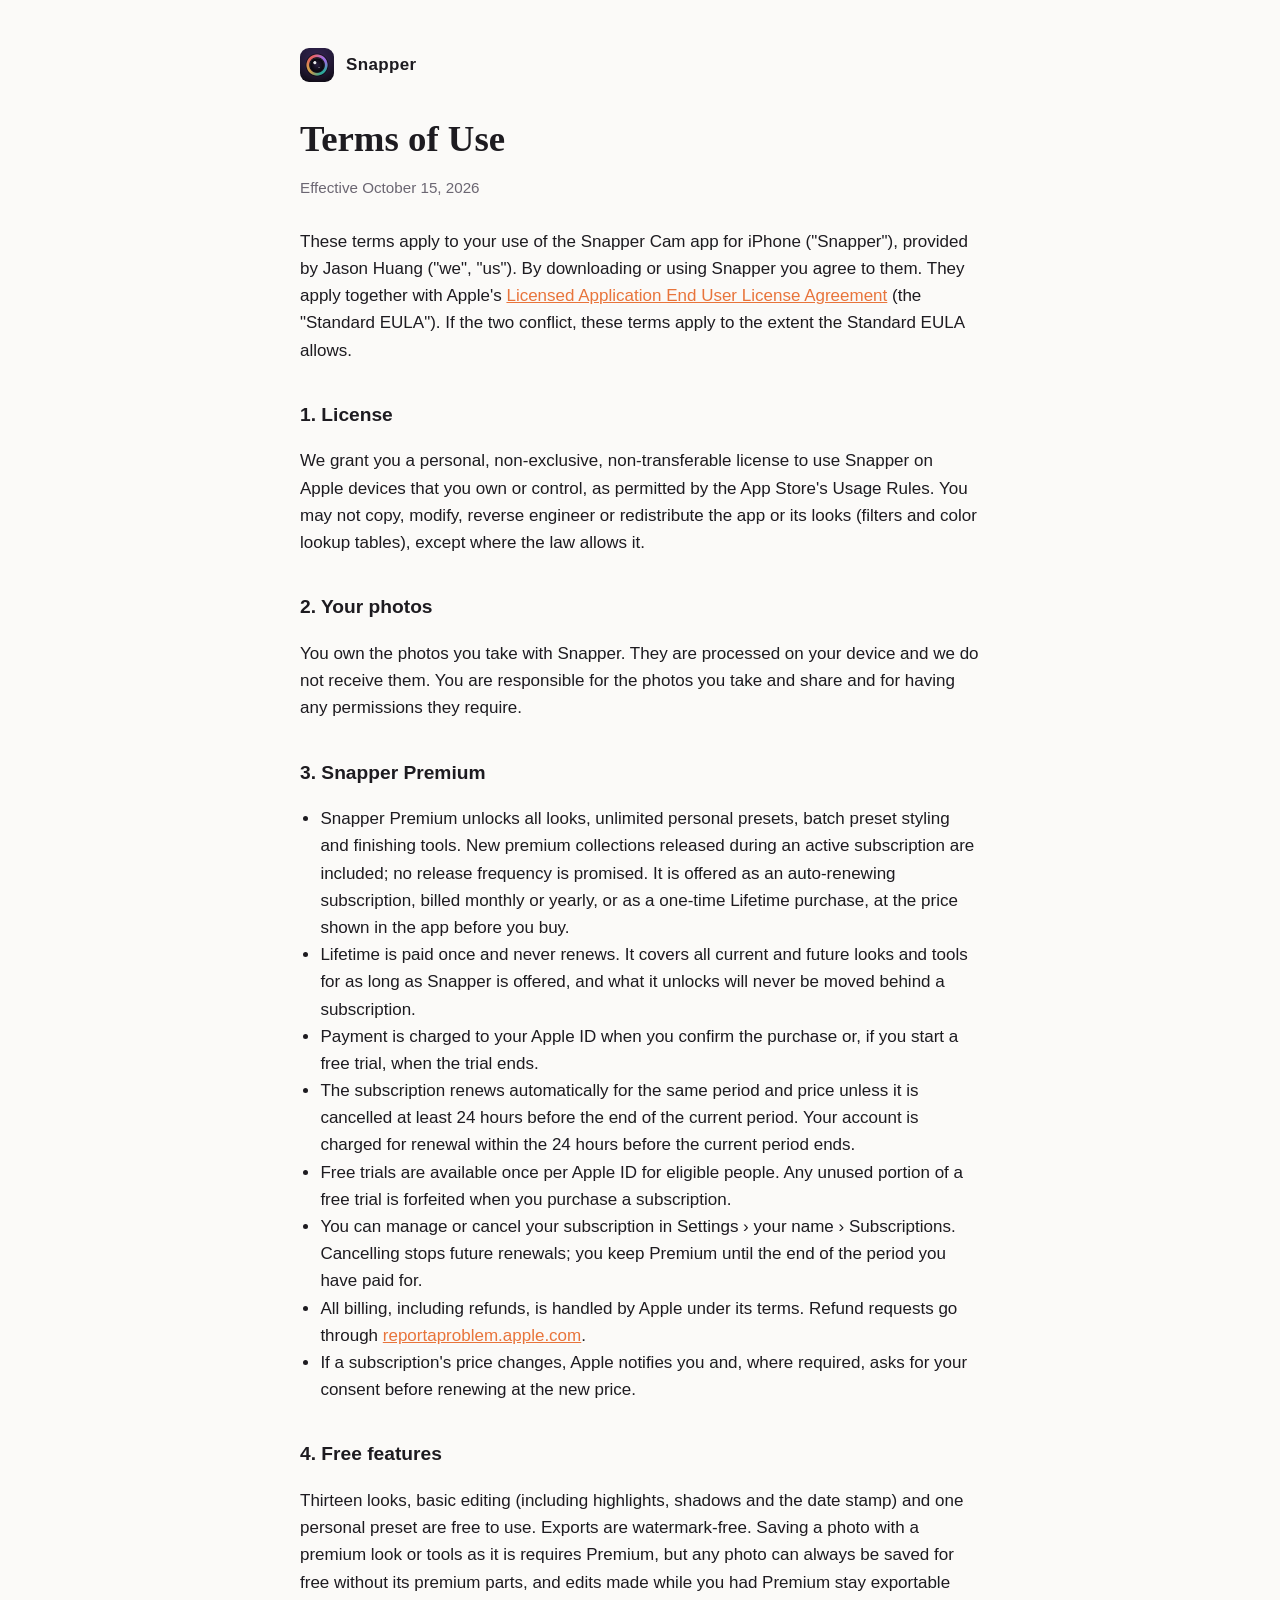
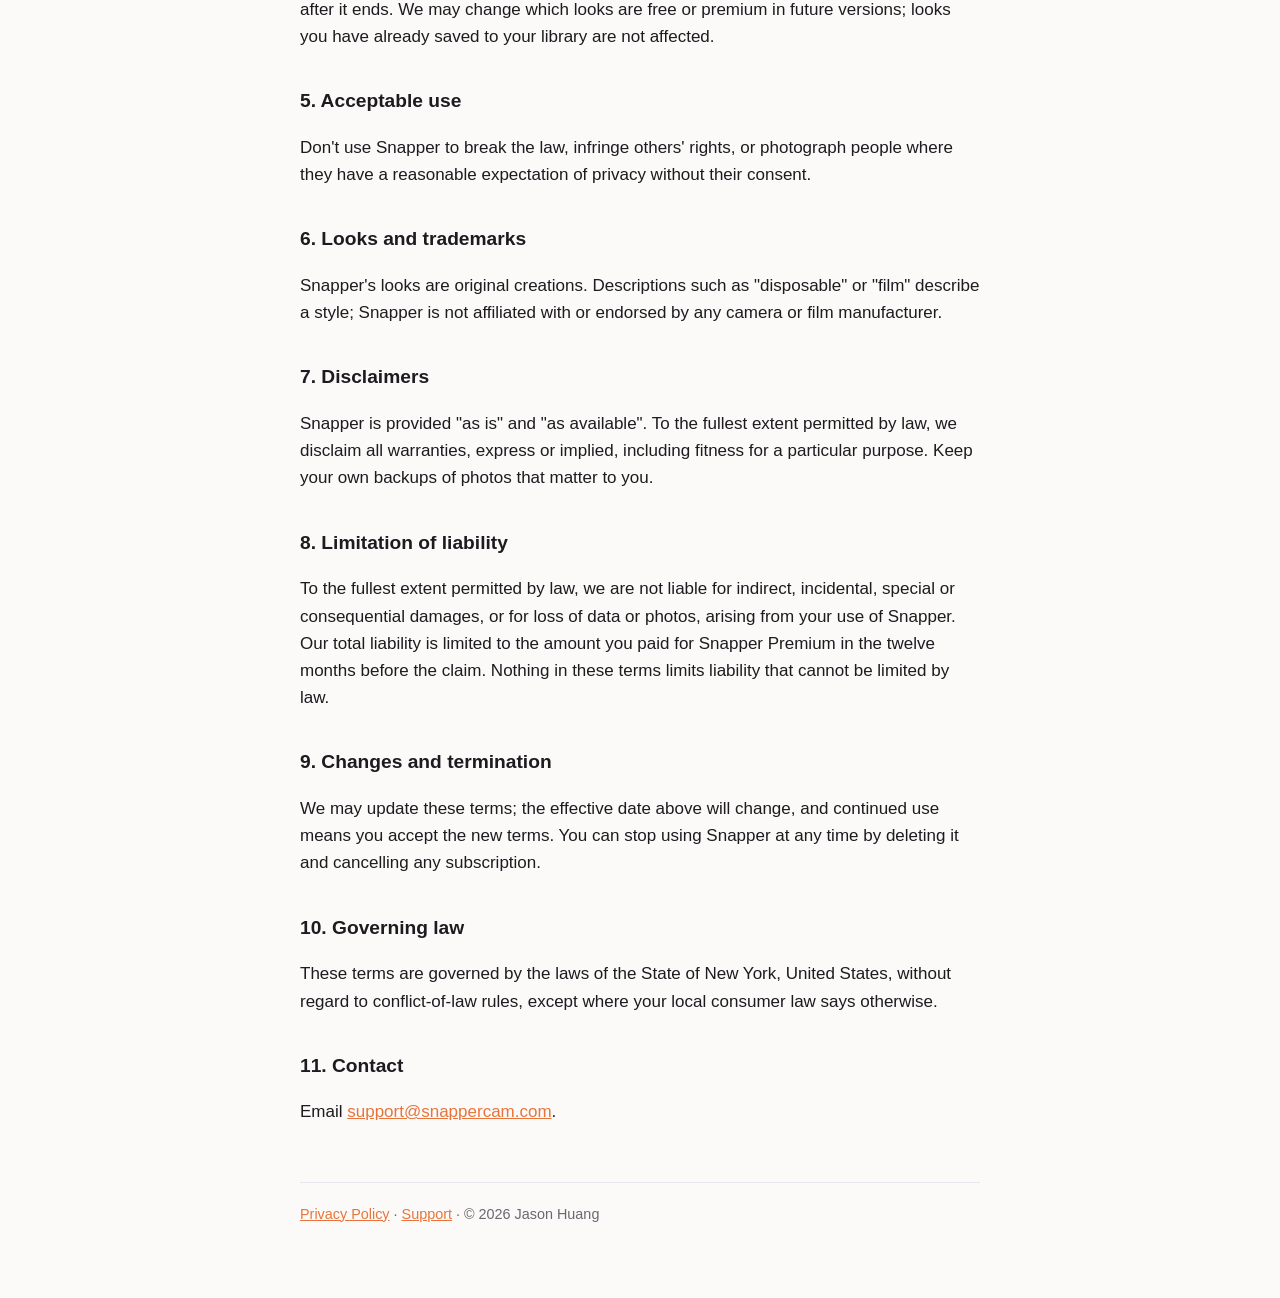
<file: docs/terms.html>
<!doctype html>
<html lang="en">
<head>
  <meta charset="utf-8">
  <meta name="viewport" content="width=device-width, initial-scale=1">
  <title>Terms of Use — Snapper Cam</title>
  <meta name="description" content="The terms for using Snapper Cam, the film-look camera for iPhone, including Premium subscriptions and the one-time Lifetime purchase.">
  <link rel="canonical" href="https://snappercam.com/terms.html">
  <meta property="og:site_name" content="Snapper Cam">
  <meta property="og:title" content="Terms of Use — Snapper Cam">
  <meta property="og:description" content="The terms for using Snapper Cam, the film-look camera for iPhone, including Premium subscriptions and the one-time Lifetime purchase.">
  <meta property="og:type" content="website">
  <meta property="og:url" content="https://snappercam.com/terms.html">
  <meta property="og:image" content="https://snappercam.com/assets/og-image.jpg">
  <meta property="og:image:width" content="1200">
  <meta property="og:image:height" content="630">
  <meta property="og:image:alt" content="Snapper Cam's camera showing the Afterglow look on a city street at dusk">
  <meta name="twitter:card" content="summary_large_image">
  <link rel="icon" href="assets/icon-64.png" type="image/png">
  <link rel="apple-touch-icon" href="assets/icon-180.png">
  <link rel="stylesheet" href="style.css">
</head>
<body>
<main>
  <header class="site"><span class="mark" aria-hidden="true"></span><a href="./">Snapper</a></header>
  <h1>Terms of Use</h1>
  <p class="updated">Effective October 15, 2026</p>

  <p>These terms apply to your use of the Snapper Cam app for iPhone ("Snapper"), provided by Jason Huang ("we", "us"). By downloading or using Snapper you agree to them. They apply together with Apple's <a href="https://www.apple.com/legal/internet-services/itunes/dev/stdeula/">Licensed Application End User License Agreement</a> (the "Standard EULA"). If the two conflict, these terms apply to the extent the Standard EULA allows.</p>

  <h2>1. License</h2>
  <p>We grant you a personal, non-exclusive, non-transferable license to use Snapper on Apple devices that you own or control, as permitted by the App Store's Usage Rules. You may not copy, modify, reverse engineer or redistribute the app or its looks (filters and color lookup tables), except where the law allows it.</p>

  <h2>2. Your photos</h2>
  <p>You own the photos you take with Snapper. They are processed on your device and we do not receive them. You are responsible for the photos you take and share and for having any permissions they require.</p>

  <h2>3. Snapper Premium</h2>
  <ul>
    <li>Snapper Premium unlocks all looks, unlimited personal presets, batch preset styling and finishing tools. New premium collections released during an active subscription are included; no release frequency is promised. It is offered as an auto-renewing subscription, billed monthly or yearly, or as a one-time Lifetime purchase, at the price shown in the app before you buy.</li>
    <li>Lifetime is paid once and never renews. It covers all current and future looks and tools for as long as Snapper is offered, and what it unlocks will never be moved behind a subscription.</li>
    <li>Payment is charged to your Apple ID when you confirm the purchase or, if you start a free trial, when the trial ends.</li>
    <li>The subscription renews automatically for the same period and price unless it is cancelled at least 24 hours before the end of the current period. Your account is charged for renewal within the 24 hours before the current period ends.</li>
    <li>Free trials are available once per Apple ID for eligible people. Any unused portion of a free trial is forfeited when you purchase a subscription.</li>
    <li>You can manage or cancel your subscription in Settings &rsaquo; your name &rsaquo; Subscriptions. Cancelling stops future renewals; you keep Premium until the end of the period you have paid for.</li>
    <li>All billing, including refunds, is handled by Apple under its terms. Refund requests go through <a href="https://reportaproblem.apple.com">reportaproblem.apple.com</a>.</li>
    <li>If a subscription's price changes, Apple notifies you and, where required, asks for your consent before renewing at the new price.</li>
  </ul>

  <h2>4. Free features</h2>
  <p>Thirteen looks, basic editing (including highlights, shadows and the date stamp) and one personal preset are free to use. Exports are watermark-free. Saving a photo with a premium look or tools as it is requires Premium, but any photo can always be saved for free without its premium parts, and edits made while you had Premium stay exportable after it ends. We may change which looks are free or premium in future versions; looks you have already saved to your library are not affected.</p>

  <h2>5. Acceptable use</h2>
  <p>Don't use Snapper to break the law, infringe others' rights, or photograph people where they have a reasonable expectation of privacy without their consent.</p>

  <h2>6. Looks and trademarks</h2>
  <p>Snapper's looks are original creations. Descriptions such as "disposable" or "film" describe a style; Snapper is not affiliated with or endorsed by any camera or film manufacturer.</p>

  <h2>7. Disclaimers</h2>
  <p>Snapper is provided "as is" and "as available". To the fullest extent permitted by law, we disclaim all warranties, express or implied, including fitness for a particular purpose. Keep your own backups of photos that matter to you.</p>

  <h2>8. Limitation of liability</h2>
  <p>To the fullest extent permitted by law, we are not liable for indirect, incidental, special or consequential damages, or for loss of data or photos, arising from your use of Snapper. Our total liability is limited to the amount you paid for Snapper Premium in the twelve months before the claim. Nothing in these terms limits liability that cannot be limited by law.</p>

  <h2>9. Changes and termination</h2>
  <p>We may update these terms; the effective date above will change, and continued use means you accept the new terms. You can stop using Snapper at any time by deleting it and cancelling any subscription.</p>

  <h2>10. Governing law</h2>
  <p>These terms are governed by the laws of the State of New York, United States, without regard to conflict-of-law rules, except where your local consumer law says otherwise.</p>

  <h2>11. Contact</h2>
  <p>Email <a href="mailto:support@snappercam.com">support@snappercam.com</a>.</p>

  <footer><a href="privacy.html">Privacy Policy</a> · <a href="support.html">Support</a> · © 2026 Jason Huang</footer>
</main>
</body>
</html>
</file>
<file: docs/landing.css>
/* The landing page (index.html), in the app's own colors. Support, Privacy
   and Terms use style.css. */

:root {
  --canvas: #111113;
  --surface: #1d1e21;
  --panel: #0e0e10;
  --line: rgb(255 255 255 / 0.12);
  --line-strong: rgb(255 255 255 / 0.22);
  --text: #f3f2ef;
  --soft: #d4d4d8;
  --muted: #a1a1a8;
  --faint: #75757c;
  --accent: #ffd12e;
  --serif: ui-serif, "New York", "Iowan Old Style", Georgia, serif;
  --mono: ui-monospace, "SF Mono", SFMono-Regular, Menlo, Consolas, monospace;
  --sans: -apple-system, BlinkMacSystemFont, "SF Pro Text", system-ui, "Segoe UI", Roboto, Helvetica, Arial, sans-serif;
  --gutter: 16px;
  color-scheme: dark;
}
@media (min-width: 720px) {
  :root { --gutter: 32px; }
}

* { box-sizing: border-box; }
html { -webkit-text-size-adjust: 100%; scroll-behavior: smooth; scroll-padding-top: 76px; }
@media (prefers-reduced-motion: reduce) {
  html { scroll-behavior: auto; }
}
body {
  margin: 0;
  background: var(--canvas);
  color: var(--text);
  font: 17px/1.55 var(--sans);
  -webkit-font-smoothing: antialiased;
}
img, video { display: block; max-width: 100%; }
a { color: inherit; text-underline-offset: 3px; }
:focus-visible { outline: 2px solid var(--accent); outline-offset: 3px; }

.wrap {
  width: 100%;
  max-width: 1160px;
  margin: 0 auto;
  padding-left: max(var(--gutter), env(safe-area-inset-left));
  padding-right: max(var(--gutter), env(safe-area-inset-right));
}

h1, h2, h3 {
  margin: 0;
  font-family: var(--serif);
  font-weight: 500;
  letter-spacing: -0.01em;
  text-wrap: balance;
}
h1 { font-size: clamp(2.75rem, 5.2vw + 1rem, 5.25rem); line-height: 1.02; letter-spacing: -0.025em; }
h2 { font-size: clamp(2rem, 2.6vw + 1rem, 3.25rem); line-height: 1.08; letter-spacing: -0.02em; }
h3 { font-size: 1.35rem; line-height: 1.2; }
p { margin: 0; }

/* A camera readout: small mono capitals, as on the app's look dial. */
.readout {
  font: 500 0.75rem/1.4 var(--mono);
  letter-spacing: 0.12em;
  text-transform: uppercase;
  color: var(--muted);
}
.fine { font-size: 0.875rem; color: var(--faint); }

.button {
  display: inline-flex;
  align-items: center;
  justify-content: center;
  min-height: 48px;
  padding: 0 22px;
  border-radius: 999px;
  background: var(--accent);
  color: #111113;
  font-size: 1rem;
  font-weight: 600;
  text-decoration: none;
  transition: background-color 0.15s, transform 0.15s;
}
.button:hover { background: #ffdb5c; }
.button:active { transform: scale(0.98); }
.button.quiet { background: transparent; color: var(--text); box-shadow: inset 0 0 0 1px var(--line-strong); }
.button.quiet:hover { background: rgb(255 255 255 / 0.06); }
.button.small { min-height: 36px; padding: 0 16px; font-size: 0.9rem; }

/* Header */

.bar {
  position: sticky;
  top: 0;
  z-index: 10;
  background: rgb(17 17 19 / 0.78);
  -webkit-backdrop-filter: saturate(1.4) blur(16px);
  backdrop-filter: saturate(1.4) blur(16px);
  border-bottom: 1px solid var(--line);
}
.bar-inner { display: flex; align-items: center; gap: 28px; height: 60px; }
.brand { display: inline-flex; align-items: center; gap: 10px; font-weight: 650; text-decoration: none; }
.brand img { border-radius: 7px; }
.bar-links { display: none; gap: 26px; margin-left: auto; font-size: 0.925rem; }
.bar-links a { color: var(--muted); text-decoration: none; }
.bar-links a:hover { color: var(--text); }
.bar .button { margin-left: auto; }
@media (min-width: 880px) {
  .bar-links { display: flex; }
  .bar .button { margin-left: 0; }
}

/* Hero */

.hero { display: grid; gap: 44px; padding-top: 40px; padding-bottom: 56px; }
.hero-copy { display: grid; gap: 22px; align-content: center; }
.lead { max-width: 33em; font-size: 1.175rem; color: var(--soft); }
.actions { display: flex; flex-wrap: wrap; gap: 12px; margin-top: 6px; }
.hero-media { position: relative; }
.hero-media::before {
  /* Light from the street in the clip, spilling onto the page. */
  content: "";
  position: absolute;
  inset: 6% -4% -2%;
  background:
    radial-gradient(45% 40% at 28% 72%, rgb(255 166 64 / 0.32), transparent 70%),
    radial-gradient(50% 45% at 72% 28%, rgb(56 120 210 / 0.34), transparent 70%);
  filter: blur(48px);
}
.screen {
  position: relative;
  max-width: 500px;
  margin: 0 auto;
  aspect-ratio: 4 / 5;
  border-radius: 28px;
  overflow: hidden;
  background: var(--panel) url("assets/hero-poster.jpg") center / cover;
  box-shadow: 0 0 0 1px var(--line), 0 40px 80px -24px rgb(0 0 0 / 0.75);
}
.screen video { width: 100%; height: 100%; object-fit: cover; }
.play {
  position: absolute;
  right: 14px;
  bottom: 14px;
  display: grid;
  place-items: center;
  width: 40px;
  height: 40px;
  padding: 0;
  border: 0;
  border-radius: 50%;
  background: rgb(0 0 0 / 0.5);
  -webkit-backdrop-filter: blur(10px);
  backdrop-filter: blur(10px);
  color: #fff;
  cursor: pointer;
}
.play svg { width: 16px; height: 16px; fill: currentColor; }
.play[data-state="playing"] .icon-play,
.play[data-state="paused"] .icon-pause { display: none; }
@media (min-width: 900px) {
  .hero { grid-template-columns: 1.1fr 0.9fr; gap: 64px; align-items: center; padding-top: 80px; padding-bottom: 88px; }
}

.stats {
  display: grid;
  grid-template-columns: repeat(2, 1fr);
  gap: 1px;
  margin: 0;
  overflow: hidden;
  border: 1px solid var(--line);
  border-radius: 18px;
  background: var(--line);
}
.stats div { padding: 18px 20px 20px; background: var(--panel); }
.stats dt { font: 500 0.7rem/1.4 var(--mono); letter-spacing: 0.12em; text-transform: uppercase; color: var(--faint); }
.stats dd { margin: 6px 0 0; font: 500 2.25rem/1 var(--mono); font-variant-numeric: tabular-nums; letter-spacing: -0.02em; }
@media (min-width: 720px) {
  .stats { grid-template-columns: repeat(4, 1fr); }
}

/* Sections */

.section { padding-top: 96px; }
.section-head { display: grid; gap: 14px; max-width: 42rem; margin-bottom: 36px; }
.section-head > p:not(.readout) { font-size: 1.1rem; color: var(--muted); }
@media (min-width: 900px) {
  .section { padding-top: 136px; }
  .section-head { margin-bottom: 48px; }
}

/* Looks */

.tabs {
  display: flex;
  gap: 8px;
  margin: 0 calc(-1 * var(--gutter)) 24px;
  padding: 3px var(--gutter);
  overflow-x: auto;
  scrollbar-width: none;
}
.tabs::-webkit-scrollbar { display: none; }
.tabs [role="tab"] {
  flex: none;
  padding: 11px 16px;
  border: 1px solid var(--line-strong);
  border-radius: 999px;
  background: transparent;
  color: var(--muted);
  font: 500 0.78rem/1 var(--mono);
  letter-spacing: 0.08em;
  text-transform: uppercase;
  cursor: pointer;
}
.tabs [role="tab"]:hover { color: var(--text); }
.tabs [aria-selected="true"] { border-color: var(--text); background: var(--text); color: #111113; }
.tabs [aria-selected="true"]:hover { color: #111113; }
/* Phones swipe the row; wider screens show every collection at once. */
@media (min-width: 900px) {
  .tabs { flex-wrap: wrap; margin: 0 0 28px; padding: 3px 0; overflow: visible; }
}
/* Without JavaScript there are no tabs: every collection is shown. */
html:not(.js) .tabs { display: none; }
.js .collection:not(.active) { display: none; }

.collection { display: grid; gap: 28px; }
.collection + .collection { margin-top: 64px; }
.js .collection + .collection { margin-top: 0; }
@media (min-width: 900px) {
  .collection { grid-template-columns: 1.1fr 0.9fr; gap: 64px; align-items: center; }
}

.compare {
  --split: 50%;
  position: relative;
  aspect-ratio: 4 / 5;
  overflow: hidden;
  border-radius: 22px;
  background: var(--panel);
  box-shadow: 0 0 0 1px var(--line);
  cursor: ew-resize;
  touch-action: pan-y;
  -webkit-user-select: none;
  user-select: none;
}
.compare img {
  position: absolute;
  inset: 0;
  width: 100%;
  height: 100%;
  object-fit: cover;
  pointer-events: none;
  -webkit-user-drag: none;
}
.compare .after { clip-path: inset(0 0 0 var(--split)); }
.compare::after {
  /* The dividing line. */
  content: "";
  position: absolute;
  top: 0;
  bottom: 0;
  left: var(--split);
  width: 2px;
  margin-left: -1px;
  background: #fff;
  box-shadow: 0 0 14px rgb(0 0 0 / 0.45);
  pointer-events: none;
}
.compare::before {
  /* The handle. */
  content: "";
  position: absolute;
  z-index: 1;
  top: 50%;
  left: var(--split);
  width: 46px;
  height: 46px;
  border: 2px solid #fff;
  border-radius: 50%;
  background: rgb(17 17 19 / 0.55) url("data:image/svg+xml,%3Csvg xmlns='http://www.w3.org/2000/svg' viewBox='0 0 24 24' fill='none' stroke='white' stroke-width='2' stroke-linecap='round' stroke-linejoin='round'%3E%3Cpath d='M9 7l-5 5 5 5M15 7l5 5-5 5'/%3E%3C/svg%3E") center / 22px no-repeat;
  -webkit-backdrop-filter: blur(8px);
  backdrop-filter: blur(8px);
  transform: translate(-50%, -50%);
  pointer-events: none;
}
.compare:has(input:focus-visible)::before { outline: 2px solid var(--accent); outline-offset: 3px; }
.compare input {
  /* Kept for the keyboard and VoiceOver; pointers drag the photo itself. */
  position: absolute;
  width: 1px;
  height: 1px;
  margin: 0;
  opacity: 0;
  overflow: hidden;
  clip-path: inset(50%);
}
.tag {
  position: absolute;
  top: 14px;
  padding: 7px 10px;
  border-radius: 999px;
  background: rgb(0 0 0 / 0.5);
  -webkit-backdrop-filter: blur(8px);
  backdrop-filter: blur(8px);
  color: #fff;
  font: 500 0.7rem/1 var(--mono);
  letter-spacing: 0.1em;
  text-transform: uppercase;
  pointer-events: none;
  transition: opacity 0.15s;
}
.tag.left { left: 14px; }
.tag.right { right: 14px; }
.near-left .tag.left,
.near-right .tag.right { opacity: 0; }

.about { display: grid; gap: 14px; align-content: start; }
.about h3 { font-size: clamp(2.25rem, 2vw + 1.4rem, 3rem); line-height: 1.05; }
.about > p:not(.readout):not(.key) { max-width: 30em; font-size: 1.125rem; color: var(--soft); }
.names { display: flex; flex-wrap: wrap; gap: 6px; margin: 8px 0 0; padding: 0; list-style: none; }
.names button {
  padding: 8px 14px;
  border: 0;
  border-radius: 999px;
  background: var(--surface);
  color: var(--soft);
  font: 1rem/1.35 var(--serif);
  cursor: pointer;
  transition: background-color 0.15s, color 0.15s;
}
.names button:hover { background: #2a2b2f; color: var(--text); }
.names [aria-pressed="true"],
.names [aria-pressed="true"]:hover { background: var(--text); color: #111113; }
/* While a look's photo loads, its name pulses. */
.loading .names [aria-pressed="true"] { animation: pulse 0.9s ease-in-out infinite alternate; }
@keyframes pulse { to { opacity: 0.55; } }
@media (prefers-reduced-motion: reduce) {
  .loading .names [aria-pressed="true"] { animation: none; opacity: 0.7; }
}
/* Without JavaScript the names are only a list. */
html:not(.js) .names button { cursor: default; pointer-events: none; }
.names .free::after,
.key .dot {
  content: "";
  display: inline-block;
  width: 6px;
  height: 6px;
  margin-left: 7px;
  border-radius: 50%;
  background: var(--accent);
  vertical-align: 0.15em;
}
.key { color: var(--faint); font: 500 0.72rem/1.4 var(--mono); letter-spacing: 0.08em; text-transform: uppercase; }
.key .dot { margin: 0 8px 0 0; }
@media (max-width: 899.98px) {
  /* On one column the look names go right under the photo, so tapping one
     changes a photo that's still on screen; the collection's name follows. */
  .collection { gap: 0; }
  .about { display: contents; }
  .compare { order: 1; }
  .names { order: 2; margin-top: 14px; }
  .key { order: 3; margin-top: 12px; }
  .about > .readout { order: 4; margin-top: 32px; }
  .about > h3 { order: 5; margin-top: 8px; }
  .about > p:not(.readout):not(.key) { order: 6; margin-top: 12px; }
}

/* Camera */

.features {
  display: grid;
  gap: 1px;
  margin: 0;
  padding: 0;
  overflow: hidden;
  border: 1px solid var(--line);
  border-radius: 22px;
  background: var(--line);
  list-style: none;
  counter-reset: feature;
}
.features li {
  display: grid;
  gap: 10px;
  align-content: start;
  padding: 26px 24px 30px;
  background: var(--canvas);
  counter-increment: feature;
}
.features li::before {
  content: counter(feature, decimal-leading-zero);
  color: var(--faint);
  font: 500 0.75rem/1 var(--mono);
  letter-spacing: 0.1em;
}
.features p { color: var(--muted); }
@media (min-width: 640px) {
  .features { grid-template-columns: repeat(2, 1fr); }
}
@media (min-width: 980px) {
  .features { grid-template-columns: repeat(3, 1fr); }
  .features li { padding: 32px 30px 36px; }
}

/* Editor */

.strip {
  display: grid;
  grid-auto-flow: column;
  grid-auto-columns: 44%;
  gap: 10px;
  margin: 0 calc(-1 * var(--gutter)) 56px;
  padding: 0 var(--gutter);
  overflow-x: auto;
  scroll-padding-inline: var(--gutter);
  scroll-snap-type: x mandatory;
  scrollbar-width: none;
  list-style: none;
}
.strip::-webkit-scrollbar { display: none; }
.strip li { display: grid; align-content: start; gap: 2px; scroll-snap-align: start; }
.strip img {
  width: 100%;
  height: auto;
  aspect-ratio: 3 / 4;
  margin-bottom: 10px;
  border-radius: 14px;
  object-fit: cover;
  box-shadow: 0 0 0 1px var(--line);
}
.strip span { font-family: var(--serif); font-size: 1.1rem; }
.strip small { color: var(--faint); font: 500 0.68rem/1.4 var(--mono); letter-spacing: 0.1em; text-transform: uppercase; }
@media (min-width: 640px) {
  .strip { grid-auto-columns: 30%; }
}
@media (min-width: 900px) {
  .strip { grid-auto-flow: row; grid-template-columns: repeat(6, 1fr); gap: 14px; margin: 0 0 64px; padding: 0; overflow: visible; }
}

.tools { display: grid; margin: 0; border-top: 1px solid var(--line); }
.tools div { display: grid; gap: 6px; align-content: start; padding: 20px 0 22px; border-bottom: 1px solid var(--line); }
.tools dt { display: flex; flex-wrap: wrap; align-items: center; gap: 10px; font-family: var(--serif); font-size: 1.3rem; }
.tools dd { margin: 0; color: var(--muted); }
.pro {
  padding: 4px 7px;
  border: 1px solid var(--line-strong);
  border-radius: 999px;
  color: var(--muted);
  font: 500 0.62rem/1 var(--mono);
  letter-spacing: 0.1em;
  text-transform: uppercase;
}
@media (min-width: 720px) {
  .tools { grid-template-columns: repeat(2, 1fr); column-gap: 48px; }
}
@media (min-width: 1040px) {
  .tools { grid-template-columns: repeat(3, 1fr); }
}

/* Premium */

.plans { display: grid; gap: 16px; }
.plan {
  display: grid;
  gap: 18px;
  align-content: start;
  padding: 30px 26px;
  border: 1px solid var(--line);
  border-radius: 22px;
  background: var(--panel);
}
.plan.featured { border-color: var(--line-strong); background: linear-gradient(180deg, #25262a, #18191c); }
.plan h3 { font-size: 1.85rem; }
.plan ul { display: grid; gap: 11px; margin: 0; padding: 0; list-style: none; }
.plan li { position: relative; padding-left: 28px; color: var(--soft); }
.plan li::before {
  content: "";
  position: absolute;
  top: 0.42em;
  left: 2px;
  width: 11px;
  height: 6px;
  border-bottom: 2px solid var(--muted);
  border-left: 2px solid var(--muted);
  transform: rotate(-45deg);
}
.plan.featured li::before { border-color: var(--accent); }
@media (min-width: 760px) {
  .plans { grid-template-columns: 1fr 1fr; }
  .plan { padding: 36px 34px; }
}

/* Privacy */

.privacy { display: grid; gap: 18px; justify-items: center; text-align: center; }
.privacy h2 { max-width: 13em; font-size: clamp(2.25rem, 3.6vw + 1rem, 4.25rem); }
.privacy > p:not(.readout) { max-width: 34em; font-size: 1.125rem; color: var(--muted); }
.privacy a { color: var(--text); }

/* Questions */

.faq { border-top: 1px solid var(--line); }
.faq details { border-bottom: 1px solid var(--line); }
.faq summary {
  position: relative;
  padding: 20px 44px 20px 0;
  font-size: 1.075rem;
  font-weight: 600;
  list-style: none;
  cursor: pointer;
}
.faq summary::-webkit-details-marker { display: none; }
.faq summary::after {
  content: "";
  position: absolute;
  top: 50%;
  right: 8px;
  width: 9px;
  height: 9px;
  border-right: 2px solid var(--muted);
  border-bottom: 2px solid var(--muted);
  transform: translateY(-70%) rotate(45deg);
  transition: transform 0.2s;
}
.faq details[open] summary::after { transform: translateY(-25%) rotate(225deg); }
.faq details p { padding: 0 44px 22px 0; color: var(--muted); }
.more { margin-top: 22px; color: var(--muted); }
.more a { color: var(--text); }
@media (min-width: 900px) {
  #faq { display: grid; grid-template-columns: 0.8fr 1.2fr; column-gap: 72px; align-items: start; }
  #faq .section-head { grid-row: span 2; }
  #faq .more { grid-column: 2; }
}

/* Closing */

.cta { display: grid; gap: 20px; justify-items: center; padding-top: 128px; padding-bottom: 128px; text-align: center; }
.cta img { border-radius: 20px; box-shadow: 0 0 0 1px var(--line), 0 24px 60px -12px rgb(255 209 46 / 0.22); }
.cta h2 { font-size: clamp(2.5rem, 4vw + 1rem, 4.5rem); }

.foot {
  padding: 32px 0 calc(40px + env(safe-area-inset-bottom));
  border-top: 1px solid var(--line);
  color: var(--faint);
  font-size: 0.875rem;
}
.foot-inner { display: grid; gap: 10px; }
.foot nav { display: flex; flex-wrap: wrap; gap: 8px 24px; margin-bottom: 6px; }
.foot nav a { color: var(--muted); text-decoration: none; }
.foot nav a:hover { color: var(--text); }
.foot a { color: var(--muted); }
.placeholder { padding: 0 4px; border-radius: 4px; background: rgb(255 209 46 / 0.2); color: var(--text); }
</file>
<file: docs/style.css>
:root {
  --bg: #fbfaf8;
  --text: #1d1b20;
  --muted: #6b6672;
  --card: #ffffff;
  --border: #e9e5ef;
  --accent: #e8743b;
  --accent-2: #ffb547;
}
@media (prefers-color-scheme: dark) {
  :root {
    --bg: #111014;
    --text: #f2eff6;
    --muted: #a39dab;
    --card: #1a181f;
    --border: #2b2832;
    --accent: #ff9a5c;
    --accent-2: #ffc15e;
  }
}
* { box-sizing: border-box; }
html { -webkit-text-size-adjust: 100%; }
body {
  margin: 0;
  background: var(--bg);
  color: var(--text);
  font: 17px/1.6 -apple-system, BlinkMacSystemFont, "SF Pro Text", "Segoe UI", Roboto, Helvetica, Arial, sans-serif;
}
main { max-width: 720px; margin: 0 auto; padding: 48px 20px 72px; }
header.site { display: flex; align-items: center; gap: 12px; margin-bottom: 36px; }
header.site a { color: inherit; text-decoration: none; font-weight: 700; letter-spacing: 0.02em; }
.mark { width: 34px; height: 34px; border-radius: 9px; background: url("assets/icon-64.png") center / cover; }
h1 { font-family: "New York", "Iowan Old Style", Georgia, serif; font-weight: 600; font-size: 2.3rem; line-height: 1.15; margin: 0 0 8px; }
h2 { font-size: 1.2rem; margin: 36px 0 8px; }
p, li { color: var(--text); }
.muted, .updated { color: var(--muted); }
.updated { font-size: 0.95rem; margin-bottom: 28px; }
a { color: var(--accent); }
ul { padding-left: 1.2em; }
.card { background: var(--card); border: 1px solid var(--border); border-radius: 16px; padding: 20px 22px; margin: 24px 0; }
.summary li { margin: 6px 0; }
nav.links { display: flex; flex-wrap: wrap; gap: 10px 20px; margin-top: 28px; }
footer { margin-top: 56px; padding-top: 20px; border-top: 1px solid var(--border); color: var(--muted); font-size: 0.9rem; }
.placeholder { background: color-mix(in srgb, var(--accent-2) 25%, transparent); border-radius: 4px; padding: 0 4px; }
</file>
